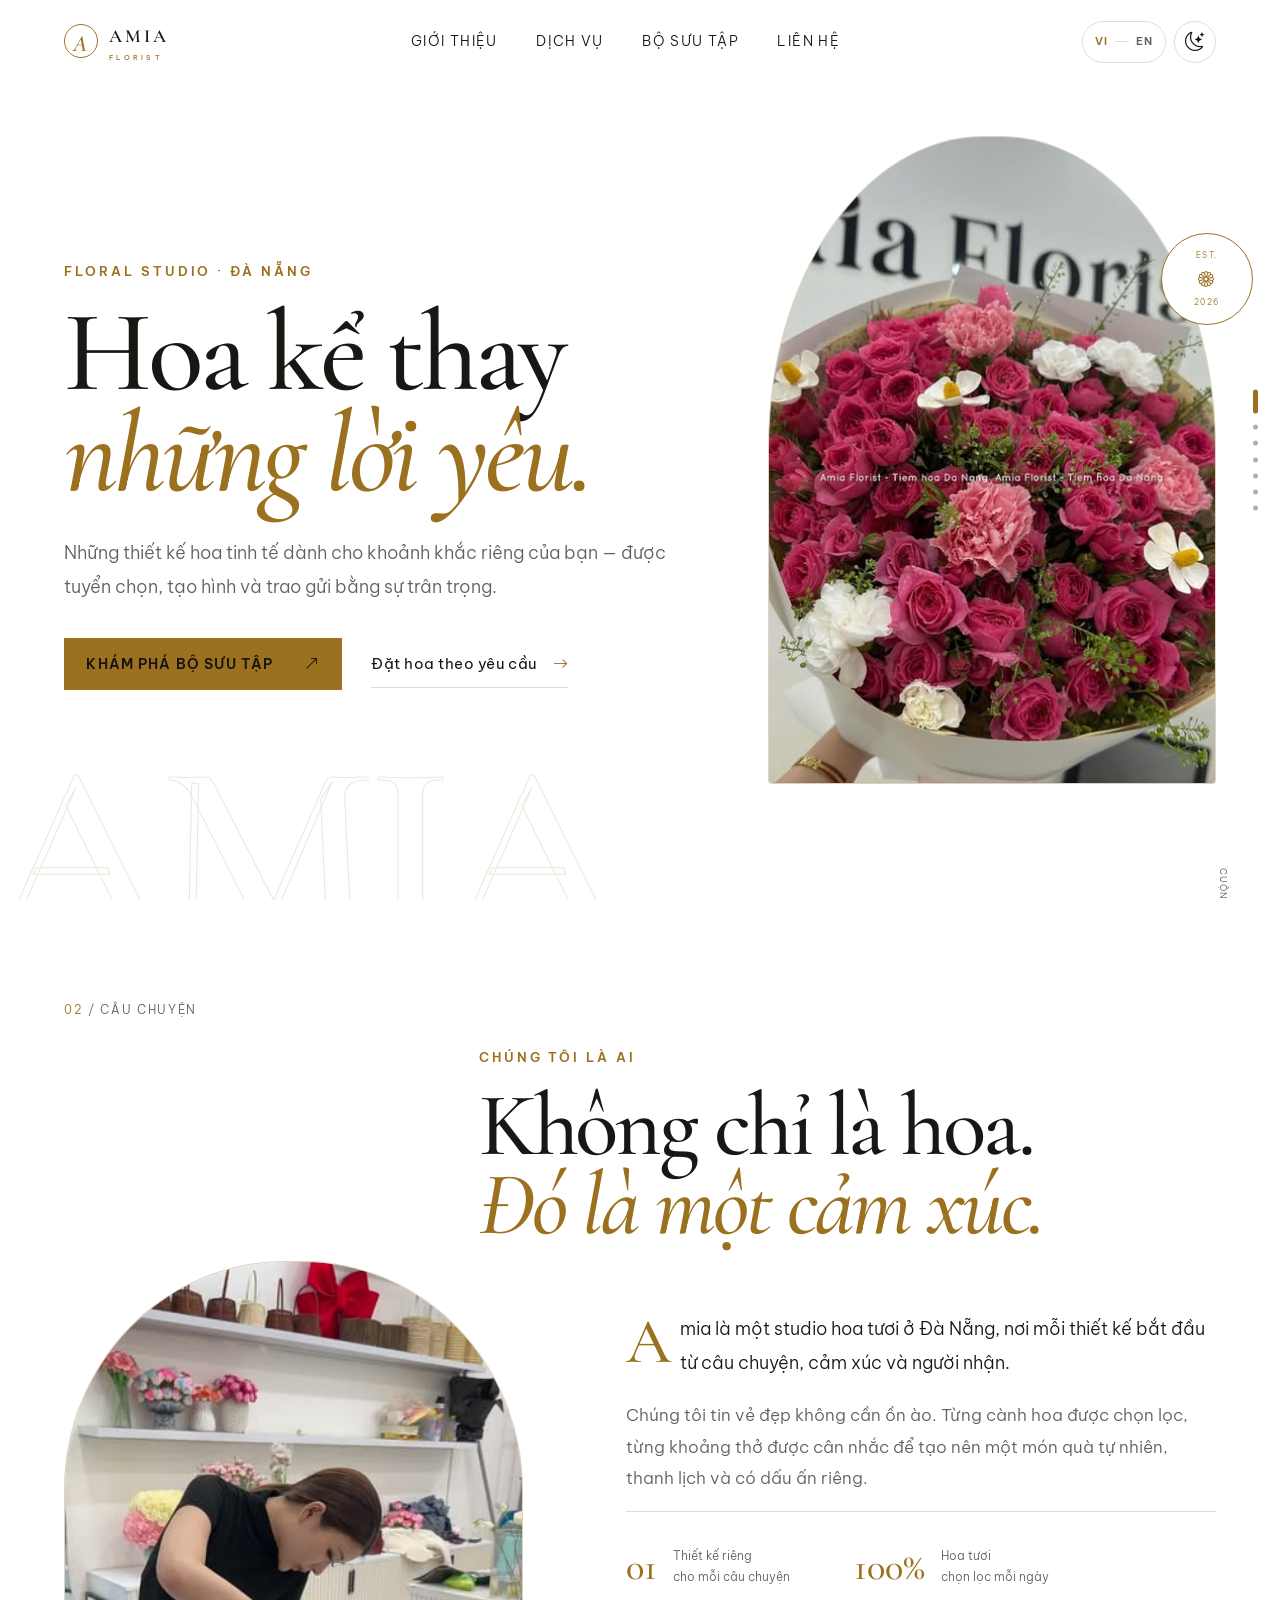
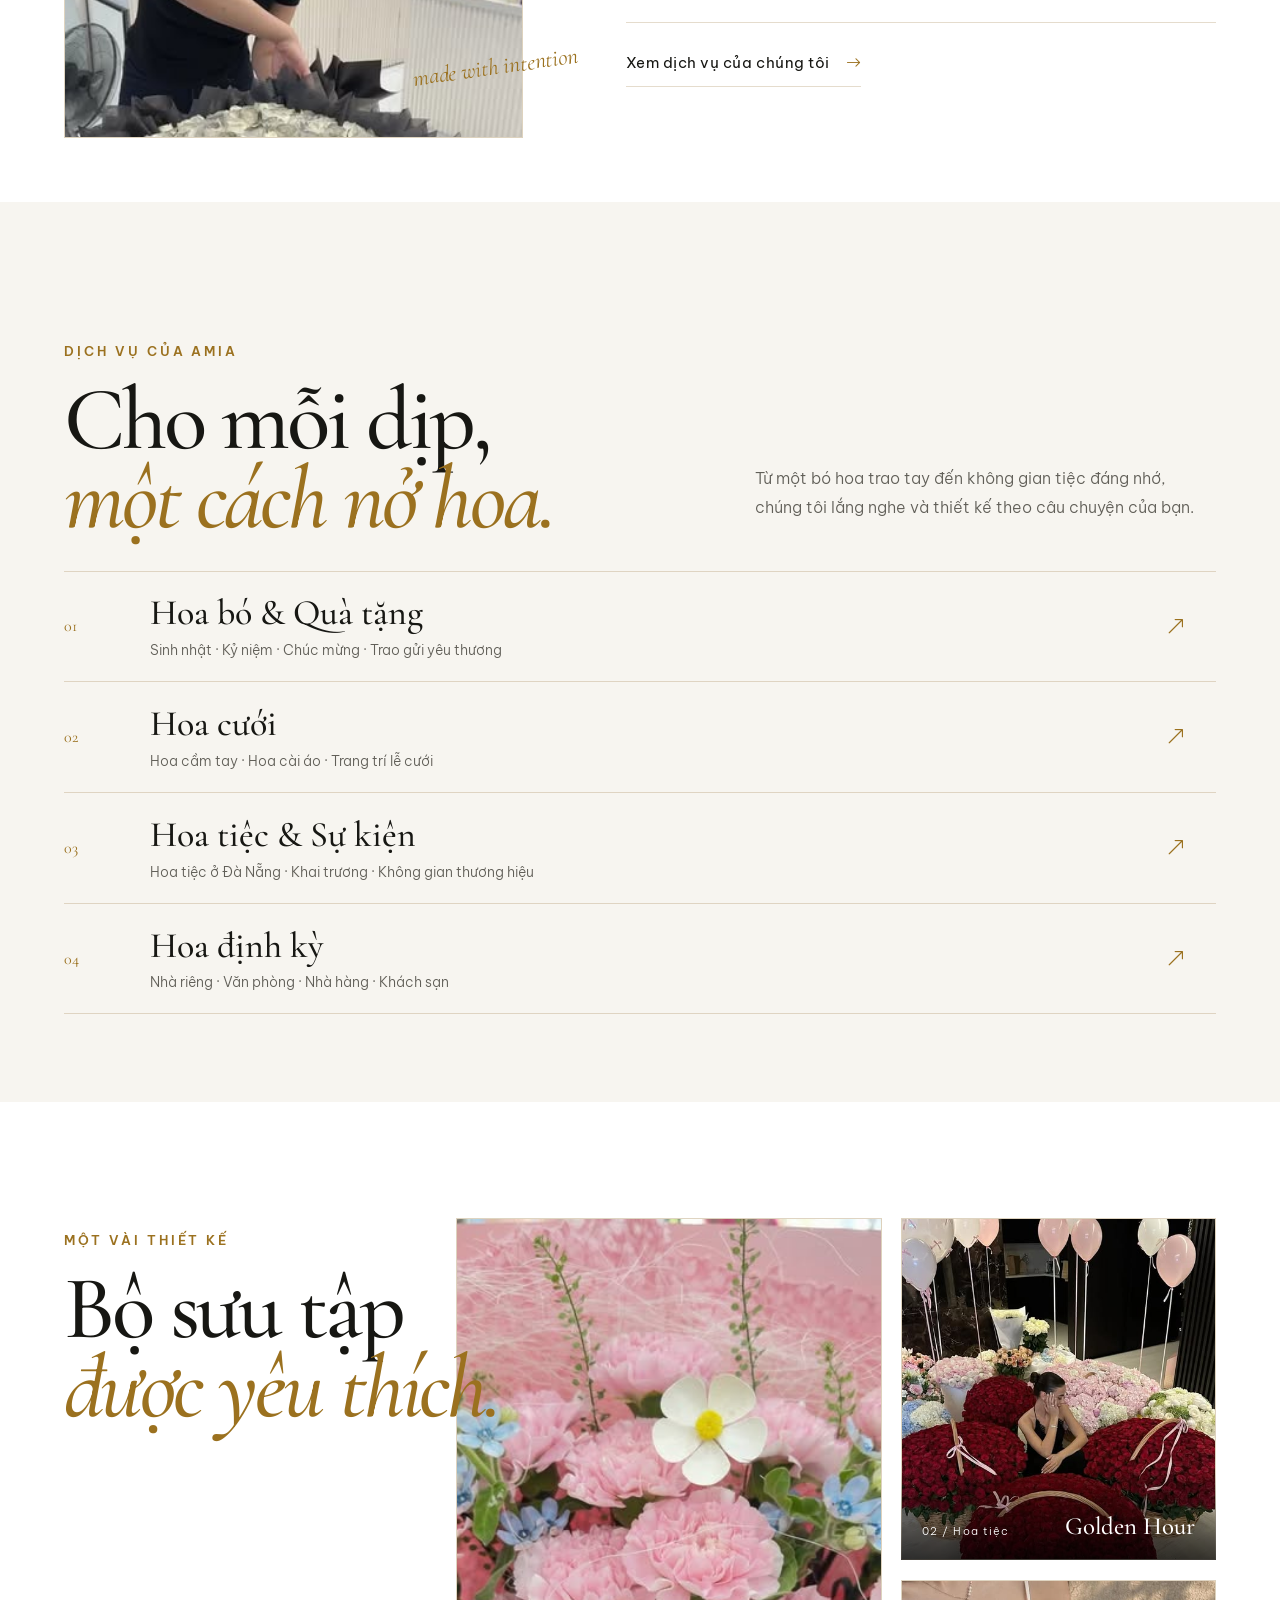
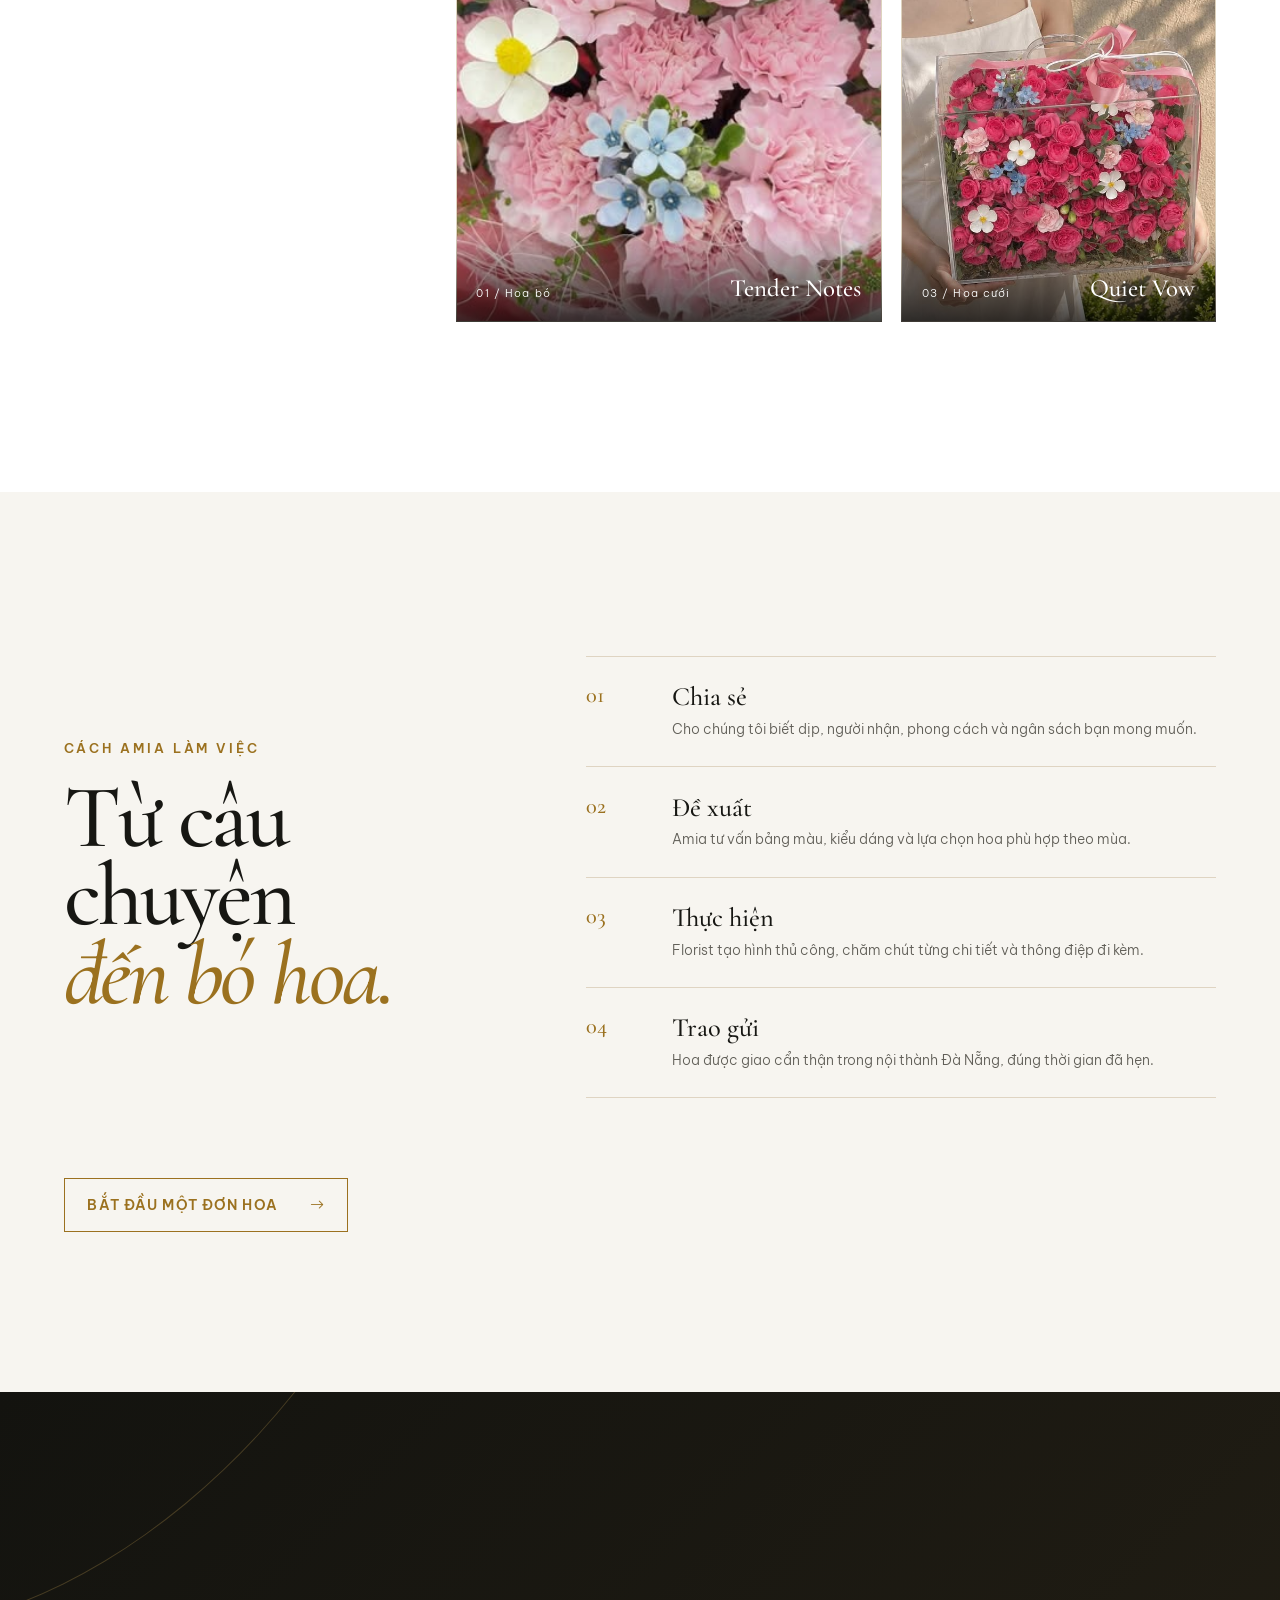
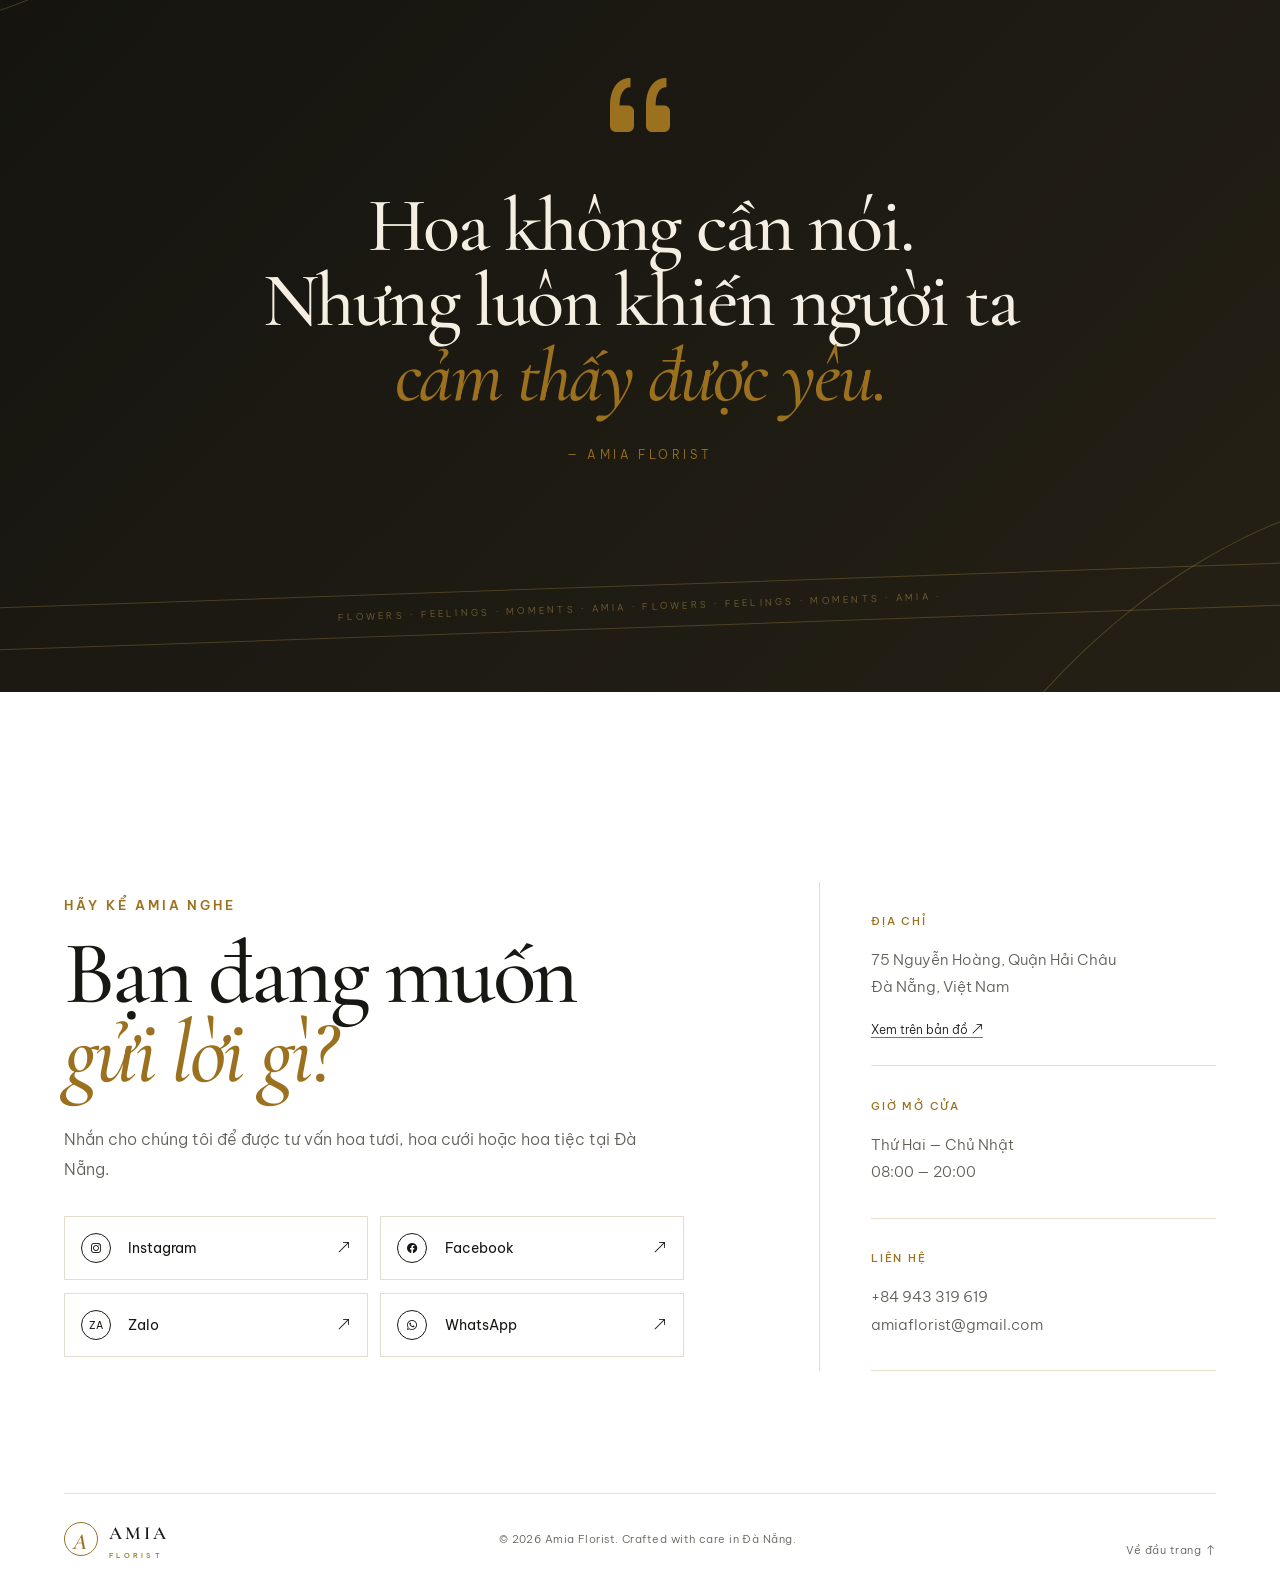
<file: index.html>
<!doctype html>
<html lang="vi" data-theme="dark">
  <head>
    <meta charset="UTF-8" />
    <meta name="viewport" content="width=device-width, initial-scale=1.0" />
    <title>Amia Florist | Shop hoa tươi Đà Nẵng & Hoa tiệc nghệ thuật</title>
    <meta
      name="description"
      content="Amia Florist — shop hoa tươi Đà Nẵng chuyên hoa bó, hoa chúc mừng, hoa cưới và hoa tiệc ở Đà Nẵng. Thiết kế hoa theo yêu cầu, giao tận nơi."
    />
    <meta
      name="keywords"
      content="shop hoa tươi Đà Nẵng, hoa tươi ở Đà Nẵng, hoa tiệc ở Đà Nẵng, hoa cưới Đà Nẵng, điện hoa Đà Nẵng"
    />
    <meta name="robots" content="index, follow" />
    <meta name="theme-color" content="#10100f" />
    <link rel="canonical" href="https://your-domain.vn/" />
    <meta property="og:type" content="website" />
    <meta property="og:locale" content="vi_VN" />
    <meta property="og:title" content="Amia Florist — Hoa kể thay lời" />
    <meta
      property="og:description"
      content="Hoa tươi và thiết kế hoa tiệc nghệ thuật tại Đà Nẵng."
    />
    <meta property="og:image" content="assets/og-cover.jpg" />
    <meta property="og:url" content="https://your-domain.vn/" />
    <link rel="preconnect" href="https://fonts.googleapis.com" />
    <link rel="preconnect" href="https://fonts.gstatic.com" crossorigin />
    <link
      href="https://fonts.googleapis.com/css2?family=Be+Vietnam+Pro:wght@300;400;500;600&family=Cormorant+Garamond:ital,wght@0,500;0,600;1,500&display=swap"
      rel="stylesheet"
    />
    <link rel="stylesheet" href="style.css" />
    <link rel="stylesheet" href="https://cdn.jsdelivr.net/npm/bootstrap-icons@1.11.3/font/bootstrap-icons.min.css" />
    <script type="application/ld+json">
      {
        "@context": "https://schema.org",
        "@type": "Florist",
        "name": "Amia Florist",
        "description": "Shop hoa tươi Đà Nẵng, thiết kế hoa bó, hoa cưới và hoa tiệc theo yêu cầu.",
        "url": "https://your-domain.vn/",
        "telephone": "+84-943-319-619",
        "email": "amiaflorist@gmail.com",
        "image": "https://your-domain.vn/assets/og-cover.jpg",
        "priceRange": "$$",
        "address": {
          "@type": "PostalAddress",
          "streetAddress": "75 Nguyễn Hoàng, Quận Hải Châu",
          "addressLocality": "Đà Nẵng",
          "addressCountry": "VN"
        },
        "areaServed": "Đà Nẵng",
        "sameAs": [
          "https://www.instagram.com/amia.florist",
          "https://www.facebook.com/share/18uGAQRao6/"
        ]
      }
    </script>
  </head>
  <body>
    <a class="skip-link" href="#main">Đi đến nội dung chính</a>

    <header class="site-header" aria-label="Điều hướng chính">
      <a class="brand" href="#home" aria-label="Amia Florist - Trang chủ">
        <span class="brand-mark" aria-hidden="true">A</span>
        <span>AMIA <small>FLORIST</small></span>
      </a>
      <nav class="desktop-nav" aria-label="Danh mục trang">
        <a href="#about">Giới thiệu</a>
        <a href="#services">Dịch vụ</a>
        <a href="collection.html">Bộ sưu tập</a>
        <a href="#contact">Liên hệ</a>
      </nav>
      <div class="header-actions">
        <button
          class="language-toggle"
          type="button"
          aria-label="Switch to English"
          title="English"
        >
          <span class="language-current">VI</span><i aria-hidden="true"></i
          ><span class="language-next">EN</span>
        </button>
        <button
          class="theme-toggle"
          type="button"
          aria-label="Chuyển sang giao diện sáng"
          title="Đổi giao diện"
        >
          <i class="bi bi-sun sun" aria-hidden="true"></i
          ><i class="bi bi-moon-stars moon" aria-hidden="true"></i>
        </button>
        <button
          class="menu-toggle"
          type="button"
          aria-label="Mở menu"
          aria-expanded="false"
        >
          <span></span><span></span>
        </button>
      </div>
    </header>

    <div class="mobile-menu" aria-hidden="true">
      <nav aria-label="Menu trên điện thoại">
        <a href="#home">Trang chủ</a><a href="#about">Giới thiệu</a
        ><a href="#services">Dịch vụ</a> <a href="collection.html">Bộ sưu tập</a
        ><a href="#message">Thông điệp</a><a href="#contact">Liên hệ</a>
      </nav>
    </div>

    <aside class="section-dots" aria-label="Điều hướng theo phần">
      <a href="#home" class="active" aria-label="Trang chủ"></a
      ><a href="#about" aria-label="Giới thiệu"></a>
      <a href="#services" aria-label="Dịch vụ"></a
      ><a href="#gallery" aria-label="Bộ sưu tập"></a>
      <a href="#process" aria-label="Quy trình"></a
      ><a href="#message" aria-label="Thông điệp"></a>
      <a href="#contact" aria-label="Liên hệ"></a>
    </aside>

    <main id="main">
      <section class="panel hero" id="home" data-section="01">
        <div class="hero-copy reveal">
          <p class="eyebrow">FLORAL STUDIO · ĐÀ NẴNG</p>
          <h1>Hoa kể thay<br /><em>những lời yêu.</em></h1>
          <p class="lead">
            Những thiết kế hoa tinh tế dành cho khoảnh khắc riêng của bạn — được
            tuyển chọn, tạo hình và trao gửi bằng sự trân trọng.
          </p>
          <div class="hero-actions">
            <a class="button button-primary" href="collection.html"
              >Khám phá bộ sưu tập <span><i class="bi bi-arrow-up-right"></i></span></a
            >
            <a class="text-link" href="#contact"
              >Đặt hoa theo yêu cầu <span><i class="bi bi-arrow-right"></i></span></a
            >
          </div>
        </div>
        <div
          class="hero-visual reveal delay-1"
          aria-label="Vị trí ảnh hoa chủ đạo"
        >
          <!-- Thay background-image trong CSS hoặc thêm <img src="assets/hero.jpg" alt="..."> tại đây -->
          <div class="image-placeholder hero-image has-photo">
            <img src="assets/instagram/bouquet-02.jpg" alt="Bó hoa hồng đỏ hồng thiết kế bởi Amia Florist Đà Nẵng" loading="eager" />
          </div>
          <div class="orbit-text" aria-hidden="true">
          <span>EST.</span><b><i class="bi bi-flower1"></i></b><span>2026</span>
          </div>
        </div>
        <div class="scroll-cue" aria-hidden="true">
          <span>Cuộn để khám phá</span><i></i>
        </div>
        <span class="giant-word" aria-hidden="true">AMIA</span>
      </section>

      <section class="panel about" id="about" data-section="02">
        <div class="section-index reveal"><span>02</span> / CÂU CHUYỆN</div>
        <div class="about-heading reveal">
          <p class="eyebrow">CHÚNG TÔI LÀ AI</p>
          <h2>Không chỉ là hoa.<br /><em>Đó là một cảm xúc.</em></h2>
        </div>
        <div class="about-grid">
          <div class="about-art reveal">
            <div class="image-placeholder portrait has-photo">
              <img src="assets/instagram/space-01.jpg" alt="Florist Amia đang hoàn thiện bó hoa tại studio Đà Nẵng" loading="lazy" />
            </div>
            <span class="hand-note">made with intention</span>
          </div>
          <div class="about-copy reveal delay-1">
            <p class="dropcap">
              Amia là một studio hoa tươi ở Đà Nẵng, nơi mỗi thiết kế bắt đầu từ
              câu chuyện, cảm xúc và người nhận.
            </p>
            <p>
              Chúng tôi tin vẻ đẹp không cần ồn ào. Từng cành hoa được chọn lọc,
              từng khoảng thở được cân nhắc để tạo nên một món quà tự nhiên,
              thanh lịch và có dấu ấn riêng.
            </p>
            <div class="stats" aria-label="Thông tin nổi bật">
              <div>
                <strong>01</strong
                ><span>Thiết kế riêng<br />cho mỗi câu chuyện</span>
              </div>
              <div>
                <strong>100%</strong
                ><span>Hoa tươi<br />chọn lọc mỗi ngày</span>
              </div>
            </div>
            <a class="text-link" href="#services"
              >Xem dịch vụ của chúng tôi <span><i class="bi bi-arrow-right"></i></span></a
            >
          </div>
        </div>
      </section>

      <section class="panel services" id="services" data-section="03">
        <div class="section-intro reveal">
          <div>
            <p class="eyebrow">DỊCH VỤ CỦA AMIA</p>
            <h2>Cho mỗi dịp,<br /><em>một cách nở hoa.</em></h2>
          </div>
          <p>
            Từ một bó hoa trao tay đến không gian tiệc đáng nhớ, chúng tôi lắng
            nghe và thiết kế theo câu chuyện của bạn.
          </p>
        </div>
        <div class="service-list">
          <a class="service-item reveal" href="collection.html#bouquets">
            <span class="service-number">01</span>
            <div>
              <h3>Hoa bó & Quà tặng</h3>
              <p>Sinh nhật · Kỷ niệm · Chúc mừng · Trao gửi yêu thương</p>
            </div>
            <span class="service-arrow"><i class="bi bi-arrow-up-right"></i></span>
          </a>
          <a class="service-item reveal" href="collection.html#wedding">
            <span class="service-number">02</span>
            <div>
              <h3>Hoa cưới</h3>
              <p>Hoa cầm tay · Hoa cài áo · Trang trí lễ cưới</p>
            </div>
            <span class="service-arrow"><i class="bi bi-arrow-up-right"></i></span>
          </a>
          <a class="service-item reveal" href="collection.html#events">
            <span class="service-number">03</span>
            <div>
              <h3>Hoa tiệc & Sự kiện</h3>
              <p>Hoa tiệc ở Đà Nẵng · Khai trương · Không gian thương hiệu</p>
            </div>
            <span class="service-arrow"><i class="bi bi-arrow-up-right"></i></span>
          </a>
          <a class="service-item reveal" href="collection.html#subscription">
            <span class="service-number">04</span>
            <div>
              <h3>Hoa định kỳ</h3>
              <p>Nhà riêng · Văn phòng · Nhà hàng · Khách sạn</p>
            </div>
            <span class="service-arrow"><i class="bi bi-arrow-up-right"></i></span>
          </a>
        </div>
      </section>

      <section class="panel gallery" id="gallery" data-section="04">
        <div class="gallery-heading reveal">
          <p class="eyebrow">MỘT VÀI THIẾT KẾ</p>
          <h2>Bộ sưu tập<br /><em>được yêu thích.</em></h2>
        </div>
        <div class="gallery-grid">
          <figure
            class="gallery-card card-tall reveal"
            onclick="location.href = 'collection.html#bouquets'"
            role="link"
            tabindex="0"
          >
            <div class="image-placeholder has-photo">
              <img src="assets/instagram/bouquet-03.jpg" alt="Bó hoa cẩm chướng hồng phong cách dịu dàng" loading="lazy" />
            </div>
            <figcaption>
              <span>01 / Hoa bó</span><strong>Tender Notes</strong>
            </figcaption>
          </figure>
          <figure
            class="gallery-card reveal delay-1"
            onclick="location.href = 'collection.html#events'"
            role="link"
            tabindex="0"
          >
            <div class="image-placeholder has-photo">
              <img src="assets/instagram/detail-01.jpg" alt="Trang trí hoa hồng quy mô lớn cho dịp đặc biệt" loading="lazy" />
            </div>
            <figcaption>
              <span>02 / Hoa tiệc</span><strong>Golden Hour</strong>
            </figcaption>
          </figure>
          <figure
            class="gallery-card reveal delay-2"
            onclick="location.href = 'collection.html#wedding'"
            role="link"
            tabindex="0"
          >
            <div class="image-placeholder has-photo">
              <img src="assets/instagram/event-02.jpg" alt="Hộp hoa acrylic hồng và xanh thiết kế bởi Amia Florist" loading="lazy" />
            </div>
            <figcaption>
              <span>03 / Hoa cưới</span><strong>Quiet Vow</strong>
            </figcaption>
          </figure>
        </div>
      </section>

      <section class="panel process" id="process" data-section="05">
        <div class="process-title reveal">
          <p class="eyebrow">CÁCH AMIA LÀM VIỆC</p>
          <h2>Từ câu chuyện<br /><em>đến bó hoa.</em></h2>
        </div>
        <ol class="process-steps">
          <li class="reveal">
            <span>01</span>
            <div>
              <h3>Chia sẻ</h3>
              <p>
                Cho chúng tôi biết dịp, người nhận, phong cách và ngân sách bạn
                mong muốn.
              </p>
            </div>
          </li>
          <li class="reveal delay-1">
            <span>02</span>
            <div>
              <h3>Đề xuất</h3>
              <p>
                Amia tư vấn bảng màu, kiểu dáng và lựa chọn hoa phù hợp theo
                mùa.
              </p>
            </div>
          </li>
          <li class="reveal delay-2">
            <span>03</span>
            <div>
              <h3>Thực hiện</h3>
              <p>
                Florist tạo hình thủ công, chăm chút từng chi tiết và thông điệp
                đi kèm.
              </p>
            </div>
          </li>
          <li class="reveal delay-3">
            <span>04</span>
            <div>
              <h3>Trao gửi</h3>
              <p>
                Hoa được giao cẩn thận trong nội thành Đà Nẵng, đúng thời gian
                đã hẹn.
              </p>
            </div>
          </li>
        </ol>
        <a class="button button-outline reveal" href="#contact"
          >Bắt đầu một đơn hoa <span><i class="bi bi-arrow-right"></i></span></a
        >
      </section>

      <section class="panel manifesto" id="message" data-section="06">
        <div class="petal petal-one" aria-hidden="true"></div>
        <div class="petal petal-two" aria-hidden="true"></div>
        <div class="manifesto-inner reveal">
          <span class="quote-mark"><i class="bi bi-quote"></i></span>
          <blockquote>
            Hoa không cần nói.<br />Nhưng luôn khiến người ta<br /><em
              >cảm thấy được yêu.</em
            >
          </blockquote>
          <p>— AMIA FLORIST</p>
        </div>
        <div class="manifesto-strip" aria-hidden="true">
          <span
            >FLOWERS · FEELINGS · MOMENTS · AMIA · FLOWERS · FEELINGS · MOMENTS
            · AMIA ·</span
          >
        </div>
      </section>

      <section class="panel contact" id="contact" data-section="07">
        <div class="contact-main reveal">
          <p class="eyebrow">HÃY KỂ AMIA NGHE</p>
          <h2>Bạn đang muốn<br /><em>gửi lời gì?</em></h2>
          <p>
            Nhắn cho chúng tôi để được tư vấn hoa tươi, hoa cưới hoặc hoa tiệc
            tại Đà Nẵng.
          </p>
          <div class="social-links" aria-label="Kênh liên hệ">
            <!-- Thay các đường dẫn tài khoản thật tại đây -->
            <a
              href="https://www.instagram.com/amia.florist?cplk=amdqajY4cTRlZng3"
              target="_blank"
              rel="noopener"
              aria-label="Instagram Amia Florist"
              ><span><i class="bi bi-instagram"></i></span>Instagram<i class="bi bi-arrow-up-right"></i></a
            >
            <a
              href="https://www.facebook.com/share/18uGAQRao6/?mibextid=wwXIfr"
              target="_blank"
              rel="noopener"
              aria-label="Facebook Amia Florist"
              ><span><i class="bi bi-facebook"></i></span>Facebook<i class="bi bi-arrow-up-right"></i></a
            >
            <a
              href="https://zalo.me/84943319619"
              target="_blank"
              rel="noopener"
              aria-label="Zalo Amia Florist"
              ><span>ZA</span>Zalo<i class="bi bi-arrow-up-right"></i></a
            >
            <a
              href="https://wa.me/84943319619"
              target="_blank"
              rel="noopener"
              aria-label="WhatsApp Amia Florist"
              ><span><i class="bi bi-whatsapp"></i></span>WhatsApp<i class="bi bi-arrow-up-right"></i></a
            >
          </div>
        </div>
        <div class="contact-info reveal delay-1">
          <div>
            <span>ĐỊA CHỈ</span>
            <p>75 Nguyễn Hoàng, Quận Hải Châu<br />Đà Nẵng, Việt Nam</p>
            <a
              href="https://maps.app.goo.gl/hYWc3en39EAPgwBWA"
              target="_blank"
              rel="noopener"
              >Xem trên bản đồ <i class="bi bi-arrow-up-right"></i></a
            >
          </div>
          <div>
            <span>GIỜ MỞ CỬA</span>
            <p>Thứ Hai — Chủ Nhật<br />08:00 — 20:00</p>
          </div>
          <div>
            <span>LIÊN HỆ</span>
            <p>
              <a href="tel:+84943319619">+84 943 319 619</a><br /><a
                href="mailto:amiaflorist@gmail.com"
                >amiaflorist@gmail.com</a
              >
            </p>
          </div>
        </div>
        <footer>
          <a class="brand footer-brand" href="#home"
            ><span class="brand-mark">A</span
            ><span>AMIA <small>FLORIST</small></span></a
          >
          <p>
            © <span id="year"></span> Amia Florist. Crafted with care in Đà
            Nẵng.
          </p>
          <a href="#home">Về đầu trang <i class="bi bi-arrow-up"></i></a>
        </footer>
      </section>
    </main>

    <script src="script.js"></script>
  </body>
</html>
</file>
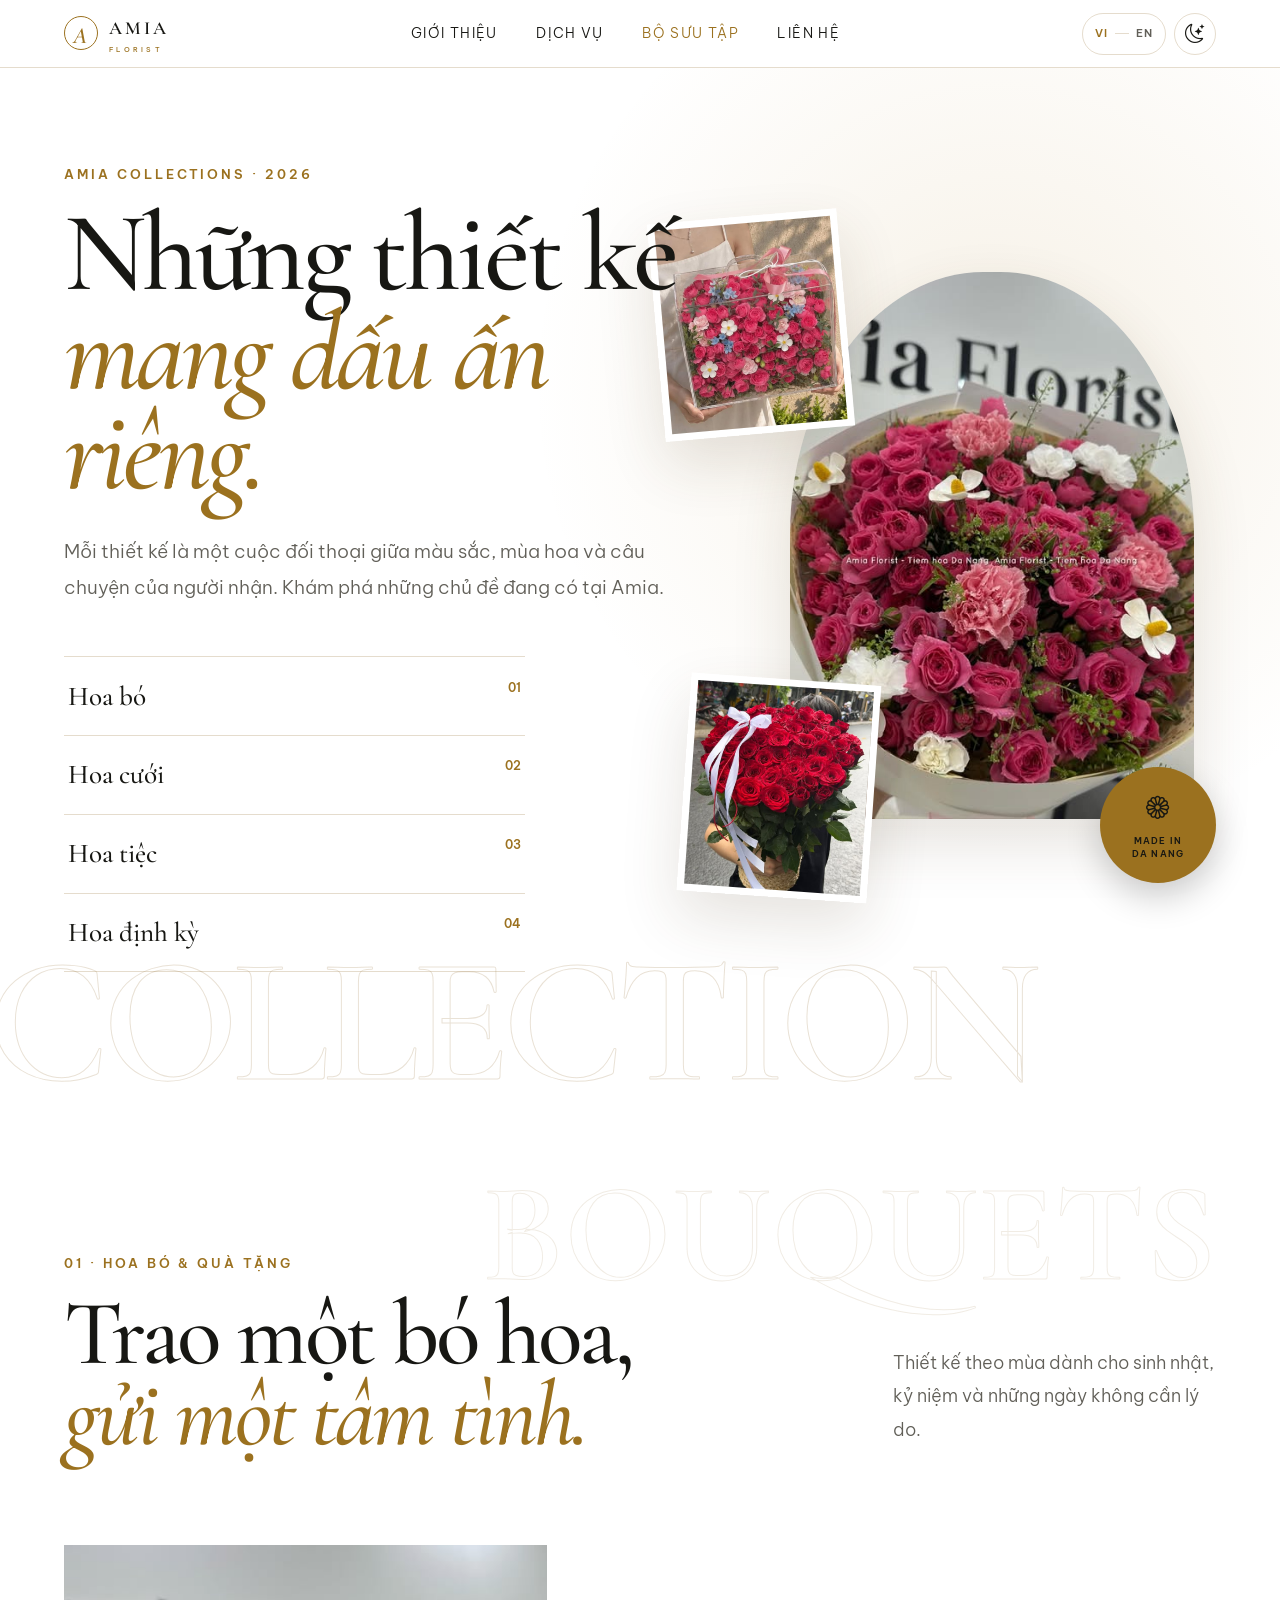
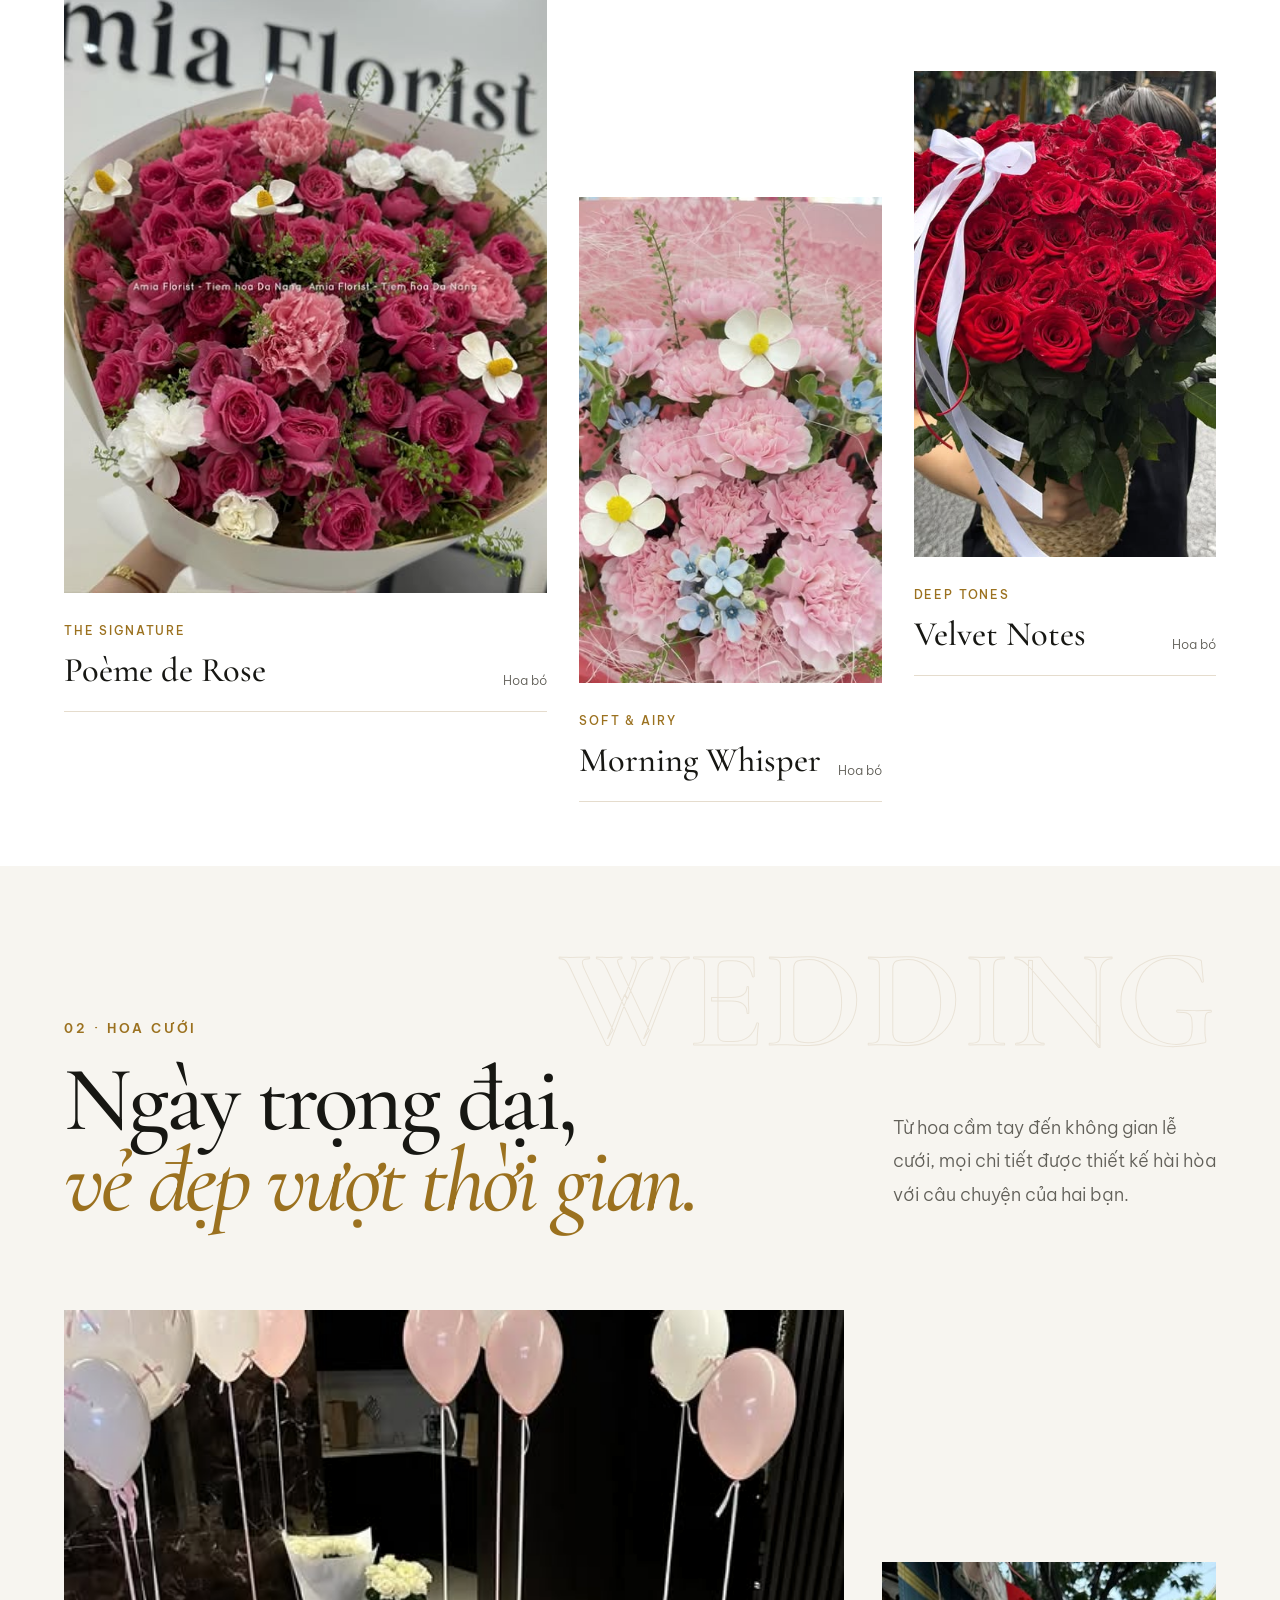
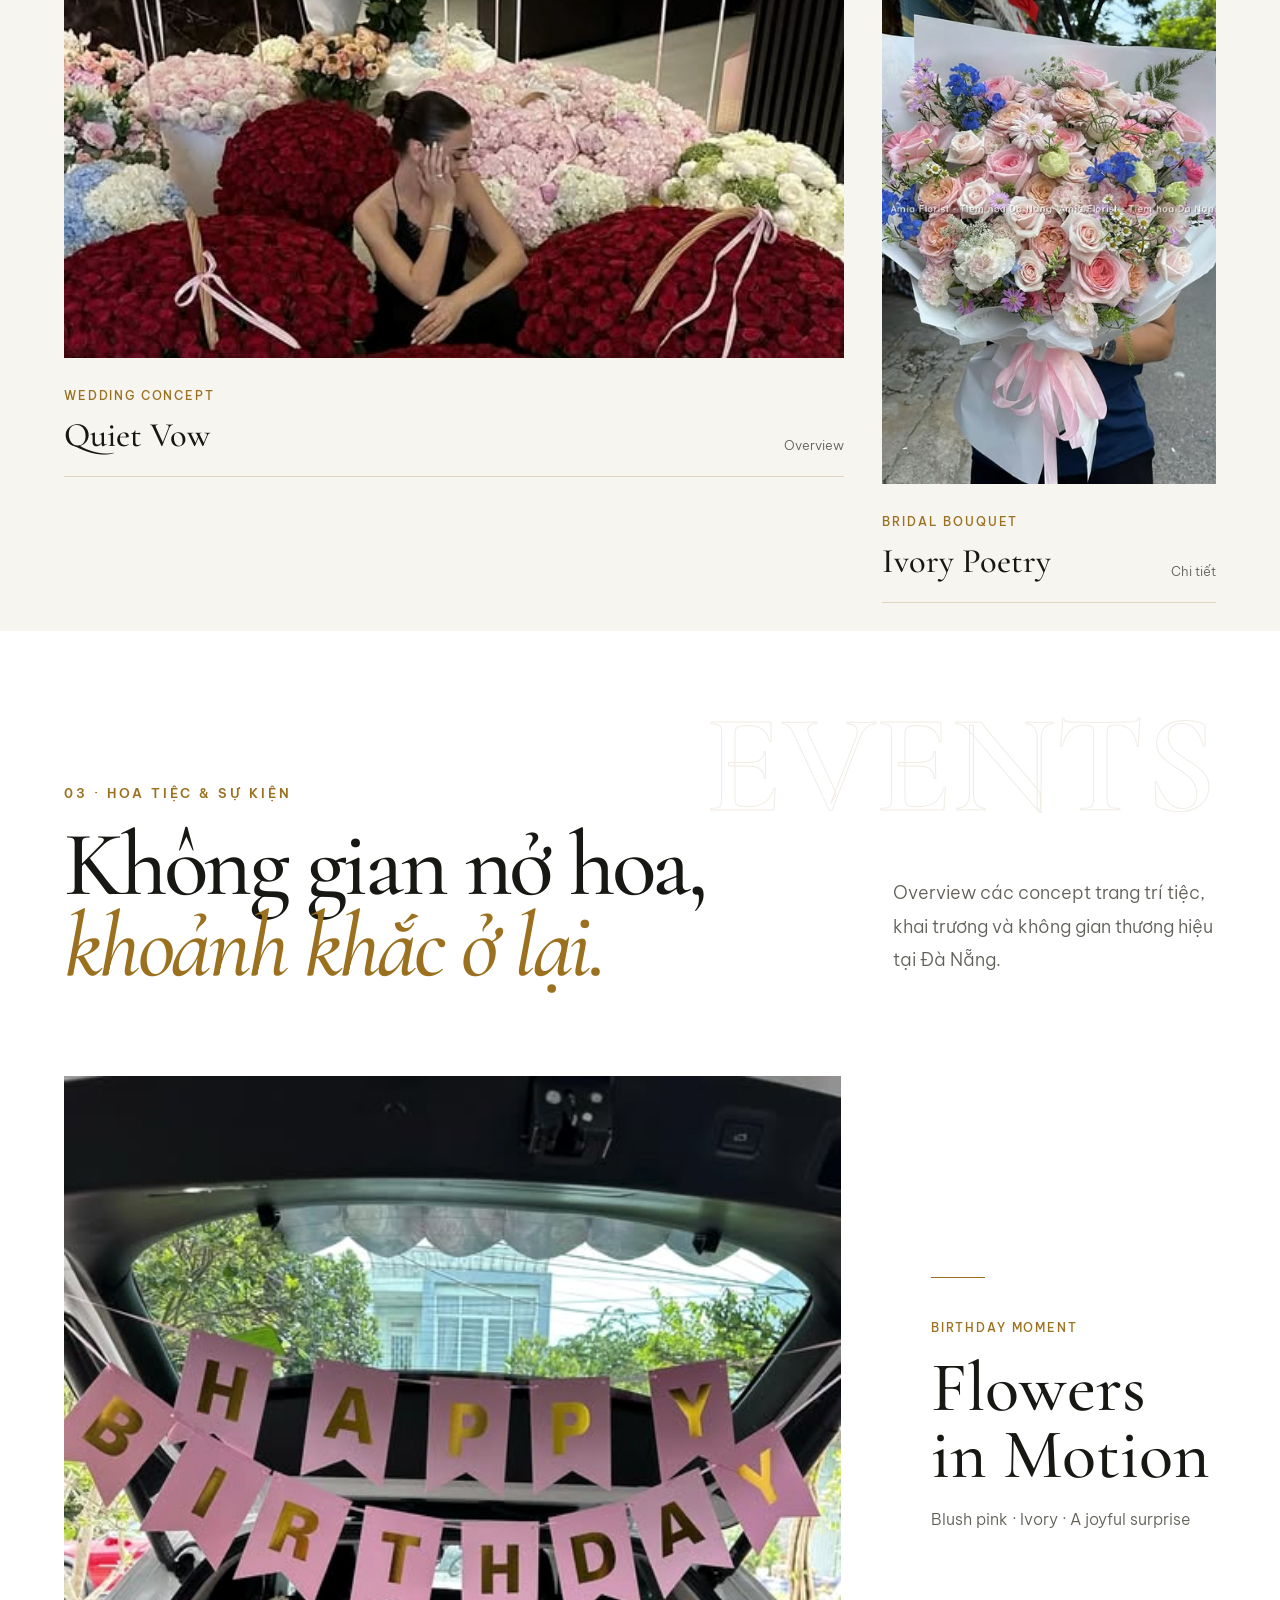
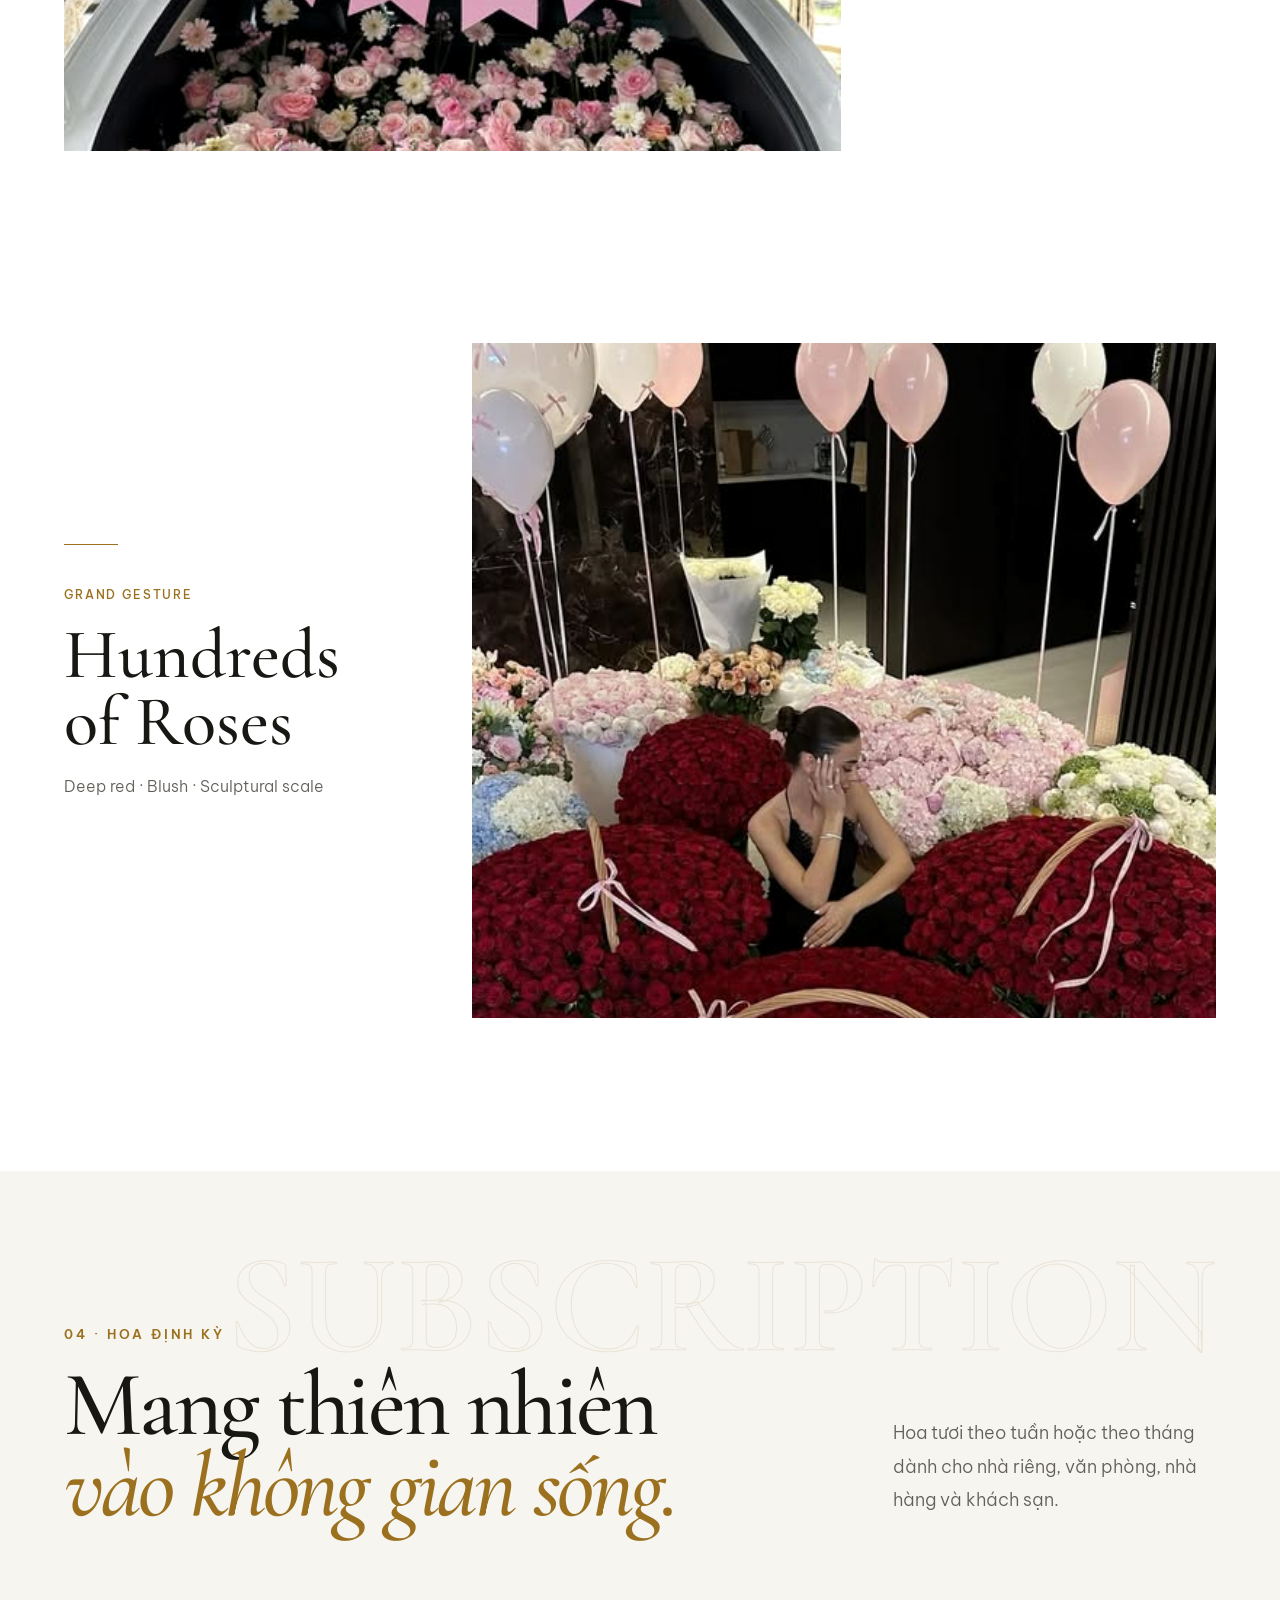
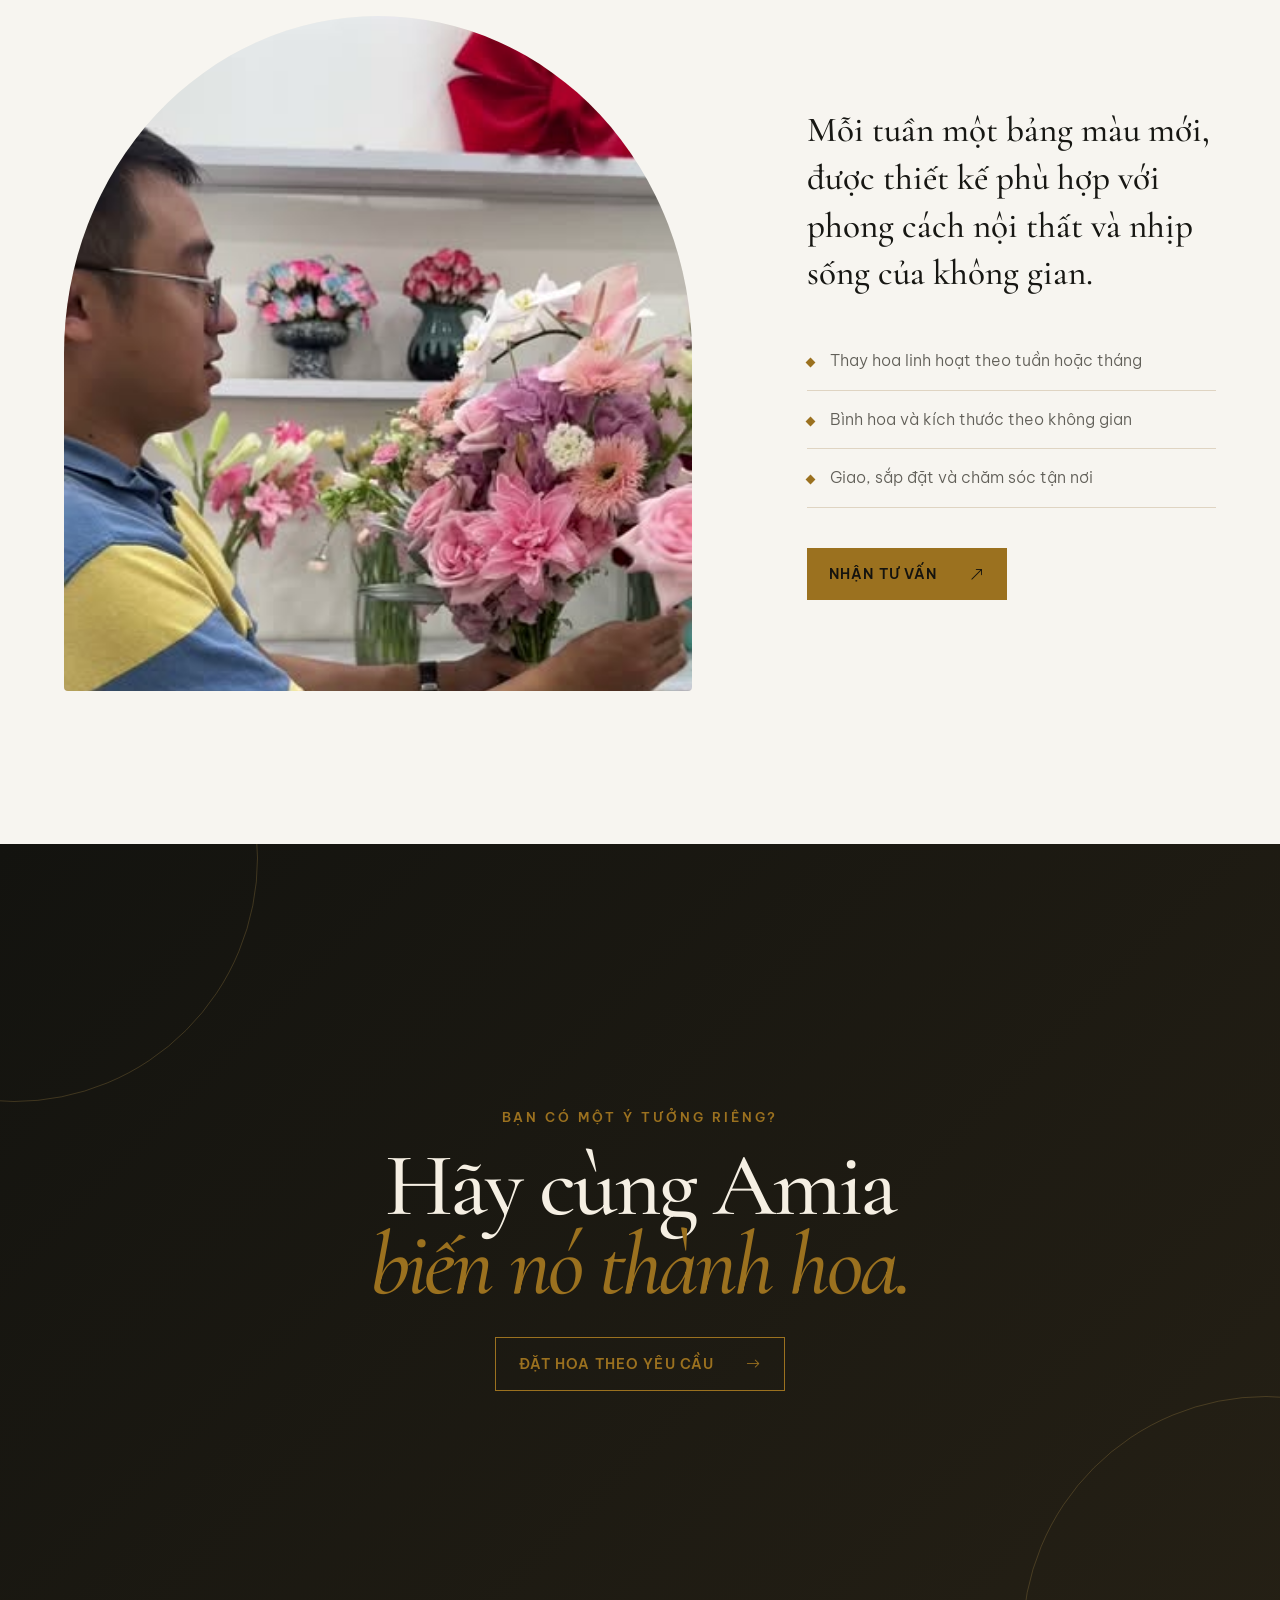
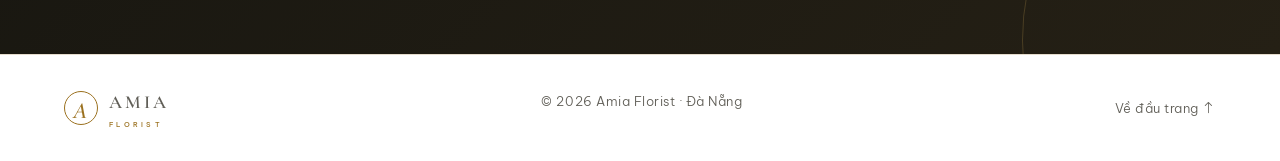
<file: collection.html>
<!doctype html>
<html lang="vi" data-theme="dark">
<head>
  <meta charset="UTF-8">
  <meta name="viewport" content="width=device-width, initial-scale=1.0">
  <title>Bộ sưu tập hoa | Amia Florist Đà Nẵng</title>
  <meta name="description" content="Khám phá bộ sưu tập hoa bó, hoa cưới, hoa tiệc và trang trí sự kiện của Amia Florist tại Đà Nẵng.">
  <meta name="robots" content="index, follow">
  <link rel="canonical" href="https://your-domain.vn/collection.html">
  <link rel="preconnect" href="https://fonts.googleapis.com">
  <link rel="preconnect" href="https://fonts.gstatic.com" crossorigin>
  <link href="https://fonts.googleapis.com/css2?family=Be+Vietnam+Pro:wght@300;400;500;600&family=Cormorant+Garamond:ital,wght@0,500;0,600;1,500&display=swap" rel="stylesheet">
  <link rel="stylesheet" href="style.css">
  <link rel="stylesheet" href="collection.css">
  <link rel="stylesheet" href="https://cdn.jsdelivr.net/npm/bootstrap-icons@1.11.3/font/bootstrap-icons.min.css">
</head>
<body class="collection-page">
  <a class="skip-link" href="#collection-main">Đi đến nội dung chính</a>
  <header class="site-header scrolled">
    <a class="brand" href="index.html" aria-label="Amia Florist - Trang chủ"><span class="brand-mark">A</span><span>AMIA <small>FLORIST</small></span></a>
    <nav class="desktop-nav" aria-label="Danh mục trang">
      <a href="index.html#about">Giới thiệu</a><a href="index.html#services">Dịch vụ</a>
      <a class="nav-active" href="#collection-main">Bộ sưu tập</a><a href="index.html#contact">Liên hệ</a>
    </nav>
    <div class="header-actions">
      <button class="language-toggle" type="button" aria-label="Switch to English" title="English"><span class="language-current">VI</span><i></i><span class="language-next">EN</span></button>
      <button class="theme-toggle" type="button" aria-label="Chuyển sang giao diện sáng"><i class="bi bi-sun sun"></i><i class="bi bi-moon-stars moon"></i></button>
      <button class="menu-toggle" type="button" aria-label="Mở menu" aria-expanded="false"><span></span><span></span></button>
    </div>
  </header>
  <div class="mobile-menu" aria-hidden="true"><nav><a href="index.html">Trang chủ</a><a href="#bouquets">Hoa bó</a><a href="#wedding">Hoa cưới</a><a href="#events">Hoa tiệc</a><a href="#subscription">Hoa định kỳ</a><a href="index.html#contact">Liên hệ</a></nav></div>

  <main id="collection-main">
    <section class="collection-hero">
      <div class="collection-hero-copy reveal">
        <p class="eyebrow">AMIA COLLECTIONS · 2026</p>
        <h1>Những thiết kế<br><em>mang dấu ấn riêng.</em></h1>
        <p>Mỗi thiết kế là một cuộc đối thoại giữa màu sắc, mùa hoa và câu chuyện của người nhận. Khám phá những chủ đề đang có tại Amia.</p>
      </div>
      <nav class="collection-tabs reveal delay-1" aria-label="Chủ đề bộ sưu tập">
        <a href="#bouquets">Hoa bó <span>01</span></a><a href="#wedding">Hoa cưới <span>02</span></a><a href="#events">Hoa tiệc <span>03</span></a><a href="#subscription">Hoa định kỳ <span>04</span></a>
      </nav>
      <div class="hero-collage" aria-hidden="true">
        <img src="assets/instagram/bouquet-02.jpg" alt="" class="collage-main" />
        <img src="assets/instagram/event-02.jpg" alt="" class="collage-small collage-top" />
        <img src="assets/instagram/space-02.jpg" alt="" class="collage-small collage-bottom" />
        <span class="collage-seal"><i class="bi bi-flower1"></i><small>MADE IN<br>DA NANG</small></span>
      </div>
      <span class="giant-word">COLLECTION</span>
    </section>

    <section class="collection-section" id="bouquets">
      <header class="collection-heading reveal"><div><p class="eyebrow">01 · HOA BÓ & QUÀ TẶNG</p><h2>Trao một bó hoa,<br><em>gửi một tâm tình.</em></h2></div><p>Thiết kế theo mùa dành cho sinh nhật, kỷ niệm và những ngày không cần lý do.</p></header>
      <div class="product-grid product-grid-featured">
        <article class="product-card product-large reveal"><div class="image-placeholder has-photo"><img src="assets/instagram/bouquet-02.jpg" alt="Bó hoa hồng đỏ hồng Poème de Rose" loading="lazy"></div><div class="product-meta"><div><small>THE SIGNATURE</small><h3>Poème de Rose</h3></div><span>Hoa bó</span></div></article>
        <article class="product-card reveal delay-1"><div class="image-placeholder has-photo"><img src="assets/instagram/bouquet-03.jpg" alt="Bó hoa cẩm chướng hồng Morning Whisper" loading="lazy"></div><div class="product-meta"><div><small>SOFT & AIRY</small><h3>Morning Whisper</h3></div><span>Hoa bó</span></div></article>
        <article class="product-card reveal delay-2"><div class="image-placeholder has-photo"><img src="assets/instagram/space-02.jpg" alt="Bó hoa hồng đỏ Velvet Notes" loading="lazy"></div><div class="product-meta"><div><small>DEEP TONES</small><h3>Velvet Notes</h3></div><span>Hoa bó</span></div></article>
      </div>
    </section>

    <section class="collection-section collection-soft" id="wedding">
      <header class="collection-heading reveal"><div><p class="eyebrow">02 · HOA CƯỚI</p><h2>Ngày trọng đại,<br><em>vẻ đẹp vượt thời gian.</em></h2></div><p>Từ hoa cầm tay đến không gian lễ cưới, mọi chi tiết được thiết kế hài hòa với câu chuyện của hai bạn.</p></header>
      <div class="editorial-grid">
        <article class="product-card editorial-wide reveal"><div class="image-placeholder has-photo"><img src="assets/instagram/detail-01.jpg" alt="Không gian hoa hồng quy mô lớn cho ngày trọng đại" loading="lazy"></div><div class="product-meta"><div><small>WEDDING CONCEPT</small><h3>Quiet Vow</h3></div><span>Overview</span></div></article>
        <article class="product-card reveal delay-1"><div class="image-placeholder has-photo"><img src="assets/instagram/wedding-01.jpg" alt="Bó hoa cô dâu tông hồng xanh Ivory Poetry" loading="lazy"></div><div class="product-meta"><div><small>BRIDAL BOUQUET</small><h3>Ivory Poetry</h3></div><span>Chi tiết</span></div></article>
      </div>
    </section>

    <section class="collection-section" id="events">
      <header class="collection-heading reveal"><div><p class="eyebrow">03 · HOA TIỆC & SỰ KIỆN</p><h2>Không gian nở hoa,<br><em>khoảnh khắc ở lại.</em></h2></div><p>Overview các concept trang trí tiệc, khai trương và không gian thương hiệu tại Đà Nẵng.</p></header>
      <div class="event-showcase">
        <article class="event-card reveal"><div class="image-placeholder has-photo"><img src="assets/instagram/bouquet-01.jpg" alt="Trang trí cốp xe sinh nhật bằng hoa hồng tươi" loading="lazy"></div><div><small>BIRTHDAY MOMENT</small><h3>Flowers in Motion</h3><p>Blush pink · Ivory · A joyful surprise</p></div></article>
        <article class="event-card reverse reveal"><div class="image-placeholder has-photo"><img src="assets/instagram/detail-01.jpg" alt="Không gian sự kiện với những giỏ hoa hồng đỏ lớn" loading="lazy"></div><div><small>GRAND GESTURE</small><h3>Hundreds of Roses</h3><p>Deep red · Blush · Sculptural scale</p></div></article>
      </div>
    </section>

    <section class="collection-section collection-soft" id="subscription">
      <header class="collection-heading reveal"><div><p class="eyebrow">04 · HOA ĐỊNH KỲ</p><h2>Mang thiên nhiên<br><em>vào không gian sống.</em></h2></div><p>Hoa tươi theo tuần hoặc theo tháng dành cho nhà riêng, văn phòng, nhà hàng và khách sạn.</p></header>
      <div class="subscription-grid">
        <div class="image-placeholder has-photo reveal"><img src="assets/instagram/detail-02.jpg" alt="Florist Amia tạo dáng bó hoa tươi tại studio" loading="lazy"></div>
        <div class="subscription-copy reveal delay-1"><p>Mỗi tuần một bảng màu mới, được thiết kế phù hợp với phong cách nội thất và nhịp sống của không gian.</p><ul><li>Thay hoa linh hoạt theo tuần hoặc tháng</li><li>Bình hoa và kích thước theo không gian</li><li>Giao, sắp đặt và chăm sóc tận nơi</li></ul><a class="button button-primary" href="index.html#contact">Nhận tư vấn <span><i class="bi bi-arrow-up-right"></i></span></a></div>
      </div>
    </section>

    <section class="collection-cta">
      <p class="eyebrow">BẠN CÓ MỘT Ý TƯỞNG RIÊNG?</p><h2>Hãy cùng Amia<br><em>biến nó thành hoa.</em></h2><a class="button button-outline" href="index.html#contact">Đặt hoa theo yêu cầu <span><i class="bi bi-arrow-right"></i></span></a>
    </section>
  </main>
  <footer class="collection-footer"><a class="brand" href="index.html"><span class="brand-mark">A</span><span>AMIA <small>FLORIST</small></span></a><p>© <span id="year"></span> Amia Florist · Đà Nẵng</p><a href="#collection-main">Về đầu trang <i class="bi bi-arrow-up"></i></a></footer>
  <script src="collection.js"></script>
</body>
</html>
</file>
<file: style.css>
:root {
  --bg: #0d0e0c; --bg-soft: #151612; --surface: #1a1b17; --text: #f3efe5;
  --muted: #aaa99f; --gold: #d4ad58; --gold-bright: #f0cb75; --line: rgba(212,173,88,.23);
  --serif: "Cormorant Garamond", Georgia, serif; --sans: "Be Vietnam Pro", Arial, sans-serif;
  --header: 84px; --pad: clamp(1.25rem, 5vw, 6rem); --ease: cubic-bezier(.2,.7,.2,1);
}
html[data-theme="light"] { --bg:#ffffff; --bg-soft:#f7f5f0; --surface:#ffffff; --text:#171713; --muted:#615f58; --gold:#9b711f; --gold-bright:#7f5914; --line:rgba(135,96,30,.22); }
* { box-sizing: border-box; -webkit-user-select: none; user-select: none; }
input, textarea, select, [contenteditable="true"] { -webkit-user-select: text; user-select: text; }
html { scroll-behavior: smooth; scroll-snap-type: y mandatory; background: var(--bg); }
body { margin:0; color:var(--text); background:var(--bg); font-family:var(--sans); font-size:17px; font-weight:300; overflow-x:hidden; transition:background .5s,color .5s; }
body.menu-open { overflow:hidden; }
a { color:inherit; text-decoration:none; }
button { color:inherit; font:inherit; }
.skip-link { position:fixed; z-index:1000; top:-100px; left:1rem; background:var(--gold); color:#111; padding:.8rem 1rem; }
.skip-link:focus { top:1rem; }
.site-header { position:fixed; z-index:100; top:0; left:0; width:100%; height:var(--header); display:flex; align-items:center; justify-content:space-between; padding:0 var(--pad); border-bottom:1px solid transparent; transition:.4s; }
.site-header.scrolled { height:68px; background:color-mix(in srgb, var(--bg) 86%, transparent); backdrop-filter:blur(18px); border-color:var(--line); }
.brand { display:flex; align-items:center; gap:.7rem; font-family:var(--serif); font-size:1.15rem; letter-spacing:.16em; font-weight:600; }
.brand-mark { display:grid; place-items:center; width:34px; height:34px; border:1px solid var(--gold); color:var(--gold); border-radius:50%; font-style:italic; font-size:1.45rem; }
.brand small { display:block; font:500 .42rem var(--sans); letter-spacing:.48em; color:var(--gold); margin-top:2px; }
.desktop-nav { display:flex; gap:clamp(1.3rem,3vw,3.5rem); font-size:.8rem; letter-spacing:.12em; text-transform:uppercase; }
.desktop-nav a { position:relative; padding:.7rem 0; }
.desktop-nav a::after { content:""; position:absolute; left:0; bottom:0; height:1px; width:0; background:var(--gold); transition:.3s; }
.desktop-nav a:hover::after { width:100%; }
.header-actions { display:flex; gap:.5rem; align-items:center; }
.theme-toggle,.menu-toggle { width:42px; height:42px; border:0; background:transparent; cursor:pointer; display:grid; place-items:center; border-radius:50%; }
.language-toggle { height:42px; padding:0 .75rem; display:flex; align-items:center; gap:.45rem; border:1px solid var(--line); border-radius:30px; background:transparent; color:var(--muted); cursor:pointer; font-size:.56rem; font-weight:600; letter-spacing:.1em; transition:.3s; }
.language-toggle:hover { color:var(--gold); border-color:var(--gold); }
.language-toggle i { width:14px; height:1px; background:var(--line); }
.language-toggle .language-current { color:var(--gold); }
.theme-toggle { border:1px solid var(--line); position:relative; font-size:1.2rem; }
.theme-toggle .moon { display:none; } html[data-theme="light"] .theme-toggle .moon { display:inline; } html[data-theme="light"] .theme-toggle .sun { display:none; }
.menu-toggle { display:none; gap:5px; align-content:center; }
.menu-toggle span { display:block; width:22px; height:1px; background:currentColor; transition:.3s; }
.mobile-menu { display:none; }
.section-dots { position:fixed; z-index:50; right:1.4rem; top:50%; transform:translateY(-50%); display:flex; flex-direction:column; gap:.7rem; }
.section-dots a { width:5px; height:5px; border-radius:50%; background:var(--muted); opacity:.5; transition:.3s; }
.section-dots a.active { height:24px; background:var(--gold); border-radius:5px; opacity:1; }
.panel { position:relative; min-height:100vh; min-height:100svh; padding:calc(var(--header) + 2rem) var(--pad) 4rem; overflow:hidden; scroll-snap-align:start; }
.eyebrow { margin:0 0 1.2rem; color:var(--gold); font-size:.76rem; font-weight:500; letter-spacing:.28em; }
h1,h2,h3,p { margin-top:0; }
h1,h2 { font-family:var(--serif); font-weight:500; line-height:.88; letter-spacing:-.035em; }
h1 { font-size:clamp(4rem,9vw,9rem); margin-bottom:2rem; }
h2 { font-size:clamp(3.3rem,7vw,7rem); margin-bottom:2rem; }
h1 em,h2 em,blockquote em { color:var(--gold); font-weight:500; }
.button { display:inline-flex; align-items:center; justify-content:center; gap:2rem; padding:1rem 1.3rem; font-size:.8rem; font-weight:500; letter-spacing:.1em; text-transform:uppercase; transition:.3s var(--ease); }
.button-primary { background:var(--gold); color:#14130f; }
.button-primary:hover { background:var(--gold-bright); transform:translateY(-3px); }
.button-outline { border:1px solid var(--gold); color:var(--gold); }
.button-outline:hover { background:var(--gold); color:#14130f; }
.text-link { display:inline-flex; gap:1rem; align-items:center; padding:.7rem 0; border-bottom:1px solid var(--line); font-size:.84rem; letter-spacing:.06em; }
.text-link span { color:var(--gold); transition:.3s; }.text-link:hover span { transform:translateX(6px); }
.hero { display:grid; grid-template-columns:minmax(0,1.05fr) minmax(300px,.75fr); align-items:center; gap:clamp(2rem,6vw,8rem); padding-top:var(--header); }
.hero-copy { position:relative; z-index:2; padding-top:2rem; }
.hero .lead { max-width:620px; margin:0 0 2.2rem; color:var(--muted); line-height:1.85; font-size:clamp(1rem,1.3vw,1.16rem); }
.hero-actions { display:flex; flex-wrap:wrap; align-items:center; gap:1.8rem; }
.hero-visual { position:relative; height:min(72vh,780px); }
.image-placeholder { position:relative; width:100%; height:100%; display:grid; place-items:center; overflow:hidden; color:var(--gold); background:linear-gradient(145deg, color-mix(in srgb,var(--surface) 90%,var(--gold)), var(--bg-soft)); border:1px solid var(--line); }
.image-placeholder::before,.image-placeholder::after { content:""; position:absolute; width:40%; height:65%; border-radius:50%; border:1px solid var(--line); transform:rotate(35deg); }
.image-placeholder::after { transform:rotate(-35deg); width:28%; height:48%; }
.image-placeholder span { position:relative; z-index:1; text-align:center; letter-spacing:.22em; font-size:.66rem; line-height:1.8; }
.image-placeholder small { color:var(--muted); letter-spacing:.06em; }
.image-placeholder.has-photo::before,.image-placeholder.has-photo::after { display:none; }
.image-placeholder img { width:100%; height:100%; object-fit:cover; display:block; transition:transform .9s var(--ease), filter .5s; }
.image-placeholder.has-photo:hover img { transform:scale(1.035); }
.hero-image { border-radius:48% 48% 4px 4px; }
.orbit-text { position:absolute; right:-2.3rem; top:15%; width:92px; height:92px; border:1px solid var(--gold); background:var(--bg); border-radius:50%; display:flex; flex-direction:column; align-items:center; justify-content:center; color:var(--gold); font-size:.52rem; letter-spacing:.16em; animation:float 4s ease-in-out infinite; }
.orbit-text b { font-size:1rem; margin:.2rem; }
.giant-word { position:absolute; z-index:0; bottom:-3.5vw; left:-1vw; color:transparent; -webkit-text-stroke:1px var(--line); font:600 20vw/.7 var(--serif); letter-spacing:-.04em; opacity:.7; }
.scroll-cue { position:absolute; z-index:2; bottom:2rem; right:var(--pad); display:flex; align-items:center; gap:1rem; color:var(--muted); font-size:.58rem; letter-spacing:.16em; text-transform:uppercase; transform:rotate(90deg) translateX(100%); transform-origin:right bottom; }
.scroll-cue i { width:50px; height:1px; background:var(--gold); animation:pulseLine 2s infinite; }
.section-index { position:absolute; left:var(--pad); top:calc(var(--header) + 1rem); color:var(--muted); font-size:.62rem; letter-spacing:.18em; }.section-index span{color:var(--gold);}
.about { padding-top:calc(var(--header) + 4rem); }
.about-heading { margin-left:36%; }
.about-grid { display:grid; grid-template-columns:minmax(260px,.7fr) minmax(300px,.9fr); gap:clamp(3rem,8vw,10rem); align-items:center; max-width:1200px; margin:-1rem auto 0; }
.about-art { height:min(53vh,570px); position:relative; }.portrait{border-radius:48% 48% 0 0;}
.hand-note { position:absolute; right:-3.5rem; bottom:12%; color:var(--gold); font:italic 1.45rem var(--serif); transform:rotate(-8deg); }
.about-copy p { color:var(--muted); line-height:1.9; max-width:620px; }.about-copy .dropcap { color:var(--text); font-size:1.04rem; }.dropcap::first-letter { float:left; font:500 4rem/.72 var(--serif); color:var(--gold); margin:.45rem .6rem 0 0; }
.stats { display:flex; gap:clamp(2rem,5vw,5rem); padding:2rem 0; margin:1rem 0; border-top:1px solid var(--line); border-bottom:1px solid var(--line); }
.stats div { display:flex; align-items:center; gap:1rem; }.stats strong { color:var(--gold); font:500 2.4rem var(--serif); }.stats span { color:var(--muted); font-size:.66rem; line-height:1.7; }
.services { background:var(--bg-soft); display:flex; flex-direction:column; justify-content:center; }
.section-intro { display:grid; grid-template-columns:1fr .7fr; gap:2rem; align-items:end; margin-bottom:2rem; }.section-intro h2{margin-bottom:0}.section-intro>p{color:var(--muted);line-height:1.8;max-width:500px;justify-self:end}
.service-list { border-top:1px solid var(--line); }
.service-item { display:grid; grid-template-columns:70px 1fr 50px; align-items:center; gap:1rem; padding:clamp(1.1rem,2.2vh,2rem) 0; border-bottom:1px solid var(--line); transition:.35s; cursor:pointer; }
.service-item:hover,.service-item:focus { padding-left:1.2rem; color:var(--gold); outline:none; }.service-number{font:.88rem var(--serif);color:var(--gold)}.service-item h3{font:500 clamp(1.5rem,2.8vw,2.6rem) var(--serif);margin:0 0 .3rem}.service-item p{margin:0;color:var(--muted);font-size:.8rem}.service-arrow{font-size:1.2rem;color:var(--gold)}
.gallery { min-height:110vh; background:var(--bg); }.gallery-heading{position:absolute;z-index:2;top:13%;left:var(--pad)}
.gallery-grid { height:calc(100svh - var(--header) - 7rem); min-height:600px; display:grid; grid-template-columns:1.15fr .85fr; grid-template-rows:1fr 1fr; gap:1.2rem; margin-left:34%; }
.gallery-card { position:relative; margin:0; overflow:hidden; cursor:pointer; }.gallery-card.card-tall{grid-row:1/3}.gallery-card .image-placeholder{transition:.6s var(--ease)}.gallery-card:hover .image-placeholder{transform:scale(1.02)}
.gallery-card figcaption { position:absolute;left:0;bottom:0;width:100%;padding:2.5rem 1.3rem 1.2rem;background:linear-gradient(transparent,rgba(0,0,0,.72));color:#fff;display:flex;justify-content:space-between;align-items:end}.gallery-card figcaption span{font-size:.56rem;letter-spacing:.12em}.gallery-card figcaption strong{font:500 1.35rem var(--serif)}
.process { display:grid; grid-template-columns:.8fr 1.2fr; grid-template-rows:auto auto; align-items:center; column-gap:clamp(3rem,8vw,10rem); background:var(--bg-soft); }.process-title h2{margin-bottom:0}.process-steps{list-style:none;margin:0;padding:0;border-top:1px solid var(--line)}.process-steps li{display:grid;grid-template-columns:70px 1fr;gap:1rem;padding:clamp(1.2rem,2.7vh,2rem) 0;border-bottom:1px solid var(--line)}.process-steps li>span{color:var(--gold);font:500 1.3rem var(--serif)}.process-steps h3{font:500 1.45rem var(--serif);margin:0 0 .3rem}.process-steps p{color:var(--muted);font-size:.76rem;line-height:1.7;margin:0}.process .button{justify-self:start;align-self:start;margin-top:2rem}
.manifesto { display:grid;place-items:center;background:linear-gradient(135deg,#13130f,#252015);color:#f5efe3;text-align:center; }.manifesto-inner{position:relative;z-index:2}.quote-mark{display:block;color:var(--gold);font:6rem/.5 var(--serif)}blockquote{margin:2rem 0;font:500 clamp(2.7rem,6vw,6.5rem)/.98 var(--serif);letter-spacing:-.03em}.manifesto-inner p{color:var(--gold);font-size:.62rem;letter-spacing:.3em}.petal{position:absolute;border:1px solid rgba(212,173,88,.25);border-radius:100% 0 100% 0;width:28vw;height:42vw;transform:rotate(35deg)}.petal-one{left:-12vw;top:-15vw}.petal-two{right:-14vw;bottom:-18vw;transform:rotate(215deg)}.manifesto-strip{position:absolute;bottom:4rem;left:-2%;width:104%;padding:.8rem 0;border-top:1px solid rgba(212,173,88,.25);border-bottom:1px solid rgba(212,173,88,.25);color:rgba(212,173,88,.45);font-size:.58rem;letter-spacing:.35em;white-space:nowrap;transform:rotate(-2deg)}
.contact { display:grid;grid-template-columns:1.15fr .7fr;grid-template-rows:1fr auto;gap:3rem 8vw;align-items:center;background:var(--bg);padding-bottom:2rem}.contact-main>p:not(.eyebrow){color:var(--muted);line-height:1.8;max-width:600px}.social-links{display:grid;grid-template-columns:1fr 1fr;gap:.8rem;margin-top:2rem;max-width:620px}.social-links a{display:grid;grid-template-columns:36px 1fr auto;align-items:center;gap:.7rem;padding:1rem;border:1px solid var(--line);font-size:.72rem;transition:.3s}.social-links a:hover{background:var(--gold);border-color:var(--gold);color:#16140f;transform:translateY(-3px)}.social-links span{display:grid;place-items:center;width:30px;height:30px;border:1px solid currentColor;border-radius:50%;font-size:.54rem}.contact-info{border-left:1px solid var(--line);padding-left:clamp(1.5rem,4vw,4rem)}.contact-info>div{padding:1.35rem 0;border-bottom:1px solid var(--line)}.contact-info span{color:var(--gold);font-size:.58rem;letter-spacing:.2em}.contact-info p{color:var(--muted);font-size:.82rem;line-height:1.8;margin:.7rem 0}.contact-info a:hover{color:var(--gold)}.contact-info div>a{font-size:.65rem;border-bottom:1px solid var(--gold)}
footer{grid-column:1/-1;display:flex;justify-content:space-between;align-items:end;padding-top:1.5rem;border-top:1px solid var(--line);font-size:.58rem;color:var(--muted);letter-spacing:.06em}.footer-brand{color:var(--text)}
.reveal { opacity:0; transform:translateY(35px); transition:opacity .8s var(--ease), transform .8s var(--ease); }.reveal.visible { opacity:1; transform:none; }.delay-1{transition-delay:.12s}.delay-2{transition-delay:.22s}.delay-3{transition-delay:.32s}
@keyframes float{50%{transform:translateY(-12px)}}@keyframes pulseLine{0%,100%{transform:scaleX(.3);transform-origin:left}50%{transform:scaleX(1);transform-origin:left}}
@media (max-width:900px){
  :root{--header:70px}.desktop-nav{display:none}.menu-toggle{display:grid}.section-dots{display:none}.panel{padding:calc(var(--header) + 2rem) var(--pad) 3.5rem;min-height:100svh;scroll-snap-align:none}.mobile-menu{display:grid;position:fixed;z-index:90;inset:0;background:var(--bg);place-items:center;opacity:0;visibility:hidden;transition:.35s}.mobile-menu.open{opacity:1;visibility:visible}.mobile-menu nav{display:flex;flex-direction:column;text-align:center;gap:1.25rem}.mobile-menu a{font:500 2.3rem var(--serif)}.menu-open .menu-toggle span:first-child{transform:translateY(3px) rotate(45deg)}.menu-open .menu-toggle span:last-child{transform:translateY(-3px) rotate(-45deg)}
  .hero{grid-template-columns:1fr;padding-top:calc(var(--header) + 2rem);align-content:center}.hero-copy{padding:0}.hero h1{font-size:clamp(3.6rem,15vw,6rem)}.hero-visual{position:absolute;z-index:0;right:-15%;top:20%;width:55%;height:60%;opacity:.32}.hero-copy{max-width:88%}.orbit-text{display:none}.scroll-cue{display:none}.giant-word{font-size:38vw;bottom:1rem}.about-heading{margin:0;padding-top:2.5rem}.about-grid{grid-template-columns:.65fr 1fr;gap:2.2rem}.about-art{height:46vh}.hand-note{right:-1rem}.section-intro{grid-template-columns:1fr}.section-intro>p{justify-self:start}.gallery{padding-bottom:5rem}.gallery-heading{position:relative;top:auto;left:auto}.gallery-grid{margin:0;height:auto;min-height:0;grid-template-columns:1fr 1fr;grid-template-rows:480px 260px}.process{grid-template-columns:1fr;grid-template-rows:auto auto auto}.process-title h2{margin-bottom:2rem}.process .button{margin-top:2rem}.contact{grid-template-columns:1fr 1fr;align-content:center}.contact-main{grid-column:1/-1}.contact-info{grid-column:1/-1;border-left:0;padding-left:0;display:grid;grid-template-columns:repeat(3,1fr);gap:1.5rem}.contact-info>div{border-top:1px solid var(--line)}
}
@media (max-width:600px){
  html{scroll-snap-type:none}.site-header{padding:0 1rem}.brand{font-size:.92rem}.brand-mark{width:30px;height:30px}.language-toggle{height:36px;padding:0 .55rem}.language-toggle i,.language-toggle .language-next{display:none}.theme-toggle,.menu-toggle{width:38px;height:38px}.panel{padding-left:1.25rem;padding-right:1.25rem}.hero{min-height:100svh}.hero-copy{max-width:100%}.hero .lead{max-width:88%}.hero-actions{align-items:flex-start;flex-direction:column;gap:.7rem}.hero-visual{right:-30%;width:74%}.about{padding-top:calc(var(--header) + 1rem)}.section-index{position:relative;left:auto;top:auto}.about-heading{padding-top:2rem}.about-grid{grid-template-columns:1fr;margin:0}.about-art{height:42vh;width:78%;margin-left:auto}.about-copy{padding-top:1rem}.hand-note{right:auto;left:-25%}.stats{gap:1.5rem}.stats div{align-items:flex-start;flex-direction:column;gap:.25rem}.services{min-height:auto}.section-intro{margin-bottom:1rem}.service-item{grid-template-columns:38px 1fr 24px}.service-item p{line-height:1.5}.gallery{min-height:auto}.gallery-grid{display:flex;overflow-x:auto;gap:1rem;padding-bottom:1rem;scroll-snap-type:x mandatory}.gallery-card,.gallery-card.card-tall{flex:0 0 82vw;height:58vh;scroll-snap-align:center}.process{min-height:auto}.process-steps li{grid-template-columns:45px 1fr}.manifesto{min-height:100svh}.manifesto-strip{bottom:2rem}.contact{display:flex;flex-direction:column;align-items:stretch;min-height:auto}.social-links{grid-template-columns:1fr}.contact-info{display:block}.contact-info>div{border-top:0}.contact-info>div:first-child{border-top:1px solid var(--line)}footer{flex-direction:column;align-items:flex-start;gap:1.3rem}.footer-brand{order:0}footer p{order:1}footer>a:last-child{order:2}
}
@media (prefers-reduced-motion:reduce){html{scroll-behavior:auto}*,*::before,*::after{animation-duration:.01ms!important;animation-iteration-count:1!important;transition-duration:.01ms!important}.reveal{opacity:1;transform:none}}

/* Readability scale */
body { font-size:19px; line-height:1.68; }
.desktop-nav { font-size:.86rem; letter-spacing:.1em; }
.language-toggle { font-size:.68rem; letter-spacing:.08em; }
.eyebrow { font-size:.84rem; font-weight:600; letter-spacing:.22em; line-height:1.5; }
.button { padding:1.05rem 1.4rem; font-size:.88rem; font-weight:600; letter-spacing:.08em; line-height:1.3; }
.text-link { font-size:.94rem; font-weight:400; letter-spacing:.035em; }
.hero .lead { max-width:680px; font-size:clamp(1.12rem,1.4vw,1.3rem); }
.image-placeholder span { font-size:.76rem; letter-spacing:.16em; }
.section-index { font-size:.74rem; letter-spacing:.14em; }
.about-copy p { max-width:660px; font-size:1.04rem; }
.about-copy .dropcap { font-size:1.14rem; }
.stats span { font-size:.78rem; line-height:1.65; }
.section-intro>p { font-size:1.02rem; }
.service-number { font-size:1rem; }
.service-item h3 { font-size:clamp(1.65rem,2.8vw,2.7rem); }
.service-item p { font-size:.9rem; line-height:1.55; }
.gallery-card figcaption span { font-size:.7rem; letter-spacing:.1em; }
.gallery-card figcaption strong { font-size:1.55rem; }
.process-steps li>span { font-size:1.4rem; }
.process-steps h3 { font-size:1.65rem; }
.process-steps p { font-size:.88rem; }
.manifesto-inner p { font-size:.72rem; }
.contact-main>p:not(.eyebrow) { max-width:620px; font-size:1.03rem; }
.social-links a { font-size:.86rem; font-weight:400; }
.social-links span { font-size:.64rem; }
.contact-info span { font-size:.7rem; font-weight:500; letter-spacing:.16em; }
.contact-info p { font-size:.94rem; }
.contact-info div>a { font-size:.78rem; }
footer { font-size:.7rem; letter-spacing:.04em; }

@media (max-width:600px) {
  body { font-size:18px; }
  .eyebrow { font-size:.76rem; }
  .hero .lead { font-size:1.04rem; line-height:1.75; }
  .service-item p, .process-steps p { font-size:.86rem; }
}
</file>
<file: collection.css>
.collection-page { font-size:17px; }
.collection-page .site-header { background:color-mix(in srgb,var(--bg) 90%,transparent); backdrop-filter:blur(18px); }
.nav-active { color:var(--gold); }
.collection-hero { position:relative; min-height:100svh; padding:calc(var(--header) + 7vh) var(--pad) 6rem; display:grid; grid-template-columns:1.2fr .65fr; gap:8vw; align-items:center; overflow:hidden; }
.collection-hero-copy { position:relative; z-index:2; }.collection-hero h1{font-size:clamp(4rem,8vw,8.5rem)}.collection-hero-copy>p:last-child{max-width:650px;color:var(--muted);line-height:1.9;font-size:1.05rem}
.collection-tabs{position:relative;z-index:2;border-top:1px solid var(--line)}.collection-tabs a{display:flex;justify-content:space-between;padding:1.35rem .25rem;border-bottom:1px solid var(--line);font:500 1.5rem var(--serif);transition:.3s}.collection-tabs a span{font:500 .65rem var(--sans);color:var(--gold)}.collection-tabs a:hover{padding-left:1rem;color:var(--gold)}
.collection-hero .giant-word{font-size:13vw;white-space:nowrap;bottom:1rem}
.collection-section{padding:clamp(6rem,10vw,10rem) var(--pad);scroll-margin-top:68px}.collection-soft{background:var(--bg-soft)}
.collection-heading{display:grid;grid-template-columns:1.2fr .6fr;gap:4rem;align-items:end;margin-bottom:4rem}.collection-heading h2{margin:0}.collection-heading>p{color:var(--muted);line-height:1.9;margin:0 0 .6rem}
.product-grid{display:grid;grid-template-columns:1.15fr .8fr .8fr;gap:1.2rem;align-items:end}.product-card{margin:0}.product-card .image-placeholder{height:54vh;min-height:460px}.product-large .image-placeholder{height:72vh}.product-meta{display:flex;justify-content:space-between;align-items:end;padding:1rem 0;border-bottom:1px solid var(--line)}.product-meta small,.event-card small{color:var(--gold);font-size:.6rem;letter-spacing:.2em}.product-meta h3,.event-card h3{font:500 1.75rem var(--serif);margin:.25rem 0 0}.product-meta>span{color:var(--muted);font-size:.7rem}
.editorial-grid{display:grid;grid-template-columns:1.5fr .55fr;gap:1.5rem;align-items:end}.editorial-wide .image-placeholder{height:64vh}.editorial-grid article:last-child .image-placeholder{height:50vh}
.event-showcase{display:flex;flex-direction:column;gap:7rem}.event-card{display:grid;grid-template-columns:1.4fr .6fr;gap:5vw;align-items:center}.event-card.reverse{grid-template-columns:.6fr 1.4fr}.event-card.reverse .image-placeholder{grid-column:2}.event-card.reverse>div:last-child{grid-row:1;grid-column:1}.event-card .image-placeholder{height:62vh}.event-card h3{font-size:clamp(2rem,4vw,4rem);line-height:.95;margin:.8rem 0 1rem}.event-card p{color:var(--muted);line-height:1.7}
.subscription-grid{display:grid;grid-template-columns:1.15fr .75fr;gap:7vw;align-items:center}.subscription-grid>.image-placeholder{height:62vh}.subscription-copy>p{font:500 1.8rem/1.35 var(--serif)}.subscription-copy ul{list-style:none;padding:0;margin:2rem 0 2.5rem}.subscription-copy li{padding:1rem 0;border-bottom:1px solid var(--line);color:var(--muted);font-size:.85rem}.subscription-copy li::before{content:'';display:inline-block;width:7px;height:7px;margin-right:1rem;background:var(--gold);transform:rotate(45deg)}
.collection-cta{min-height:75vh;padding:8rem var(--pad);display:flex;flex-direction:column;align-items:center;justify-content:center;text-align:center;background:linear-gradient(135deg,#13130f,#252015);color:#f5efe3}.collection-cta h2{font-size:clamp(3.5rem,7vw,7rem)}
.collection-footer{padding:2rem var(--pad);display:flex;justify-content:space-between;align-items:center;border-top:1px solid var(--line);font-size:.68rem;color:var(--muted)}
@media(max-width:900px){.collection-hero{grid-template-columns:1fr;align-content:center}.collection-tabs{display:grid;grid-template-columns:1fr 1fr}.collection-tabs a:nth-child(odd){margin-right:1rem}.collection-heading{grid-template-columns:1fr}.product-grid{grid-template-columns:1fr 1fr}.product-large{grid-column:1/-1}.product-large .image-placeholder{height:60vh}.editorial-grid{grid-template-columns:1fr 1fr}.event-card,.event-card.reverse{grid-template-columns:1fr}.event-card.reverse .image-placeholder,.event-card.reverse>div:last-child{grid-column:auto;grid-row:auto}.event-card.reverse .image-placeholder{order:0}.event-card.reverse>div:last-child{order:1}.subscription-grid{grid-template-columns:1fr}.subscription-grid>.image-placeholder{height:52vh}}
@media(max-width:600px){.collection-hero{padding-left:1.25rem;padding-right:1.25rem}.collection-hero h1{font-size:3.8rem}.collection-tabs{grid-template-columns:1fr}.collection-tabs a:nth-child(odd){margin-right:0}.collection-section{padding-left:1.25rem;padding-right:1.25rem}.collection-heading{gap:1rem;margin-bottom:2.5rem}.product-grid,.editorial-grid{display:flex;overflow-x:auto;scroll-snap-type:x mandatory}.product-card,.product-large,.editorial-wide,.editorial-grid article:last-child{flex:0 0 82vw;scroll-snap-align:center}.product-card .image-placeholder,.product-large .image-placeholder,.editorial-wide .image-placeholder,.editorial-grid article:last-child .image-placeholder{height:58vh;min-height:0}.event-showcase{gap:4rem}.event-card .image-placeholder{height:48vh}.collection-footer{flex-direction:column;align-items:flex-start;gap:1.5rem}}

/* Collection readability scale */
.collection-page { font-size:18px; }
.collection-hero-copy>p:last-child { max-width:680px; font-size:1.16rem; }
.collection-tabs a { padding:1.4rem .25rem; font-size:1.7rem; }
.collection-tabs a span { font-size:.76rem; font-weight:600; }
.collection-heading>p { font-size:1.05rem; }
.product-meta small, .event-card small { font-size:.72rem; font-weight:500; letter-spacing:.16em; }
.product-meta h3, .event-card h3 { font-size:1.9rem; }
.product-meta>span { font-size:.82rem; }
.event-card p { font-size:1rem; line-height:1.75; }
.subscription-copy li { font-size:.98rem; line-height:1.65; }
.collection-footer { font-size:.8rem; }

@media(max-width:600px) {
  .collection-page { font-size:17px; }
  .collection-hero-copy>p:last-child { font-size:1.04rem; }
  .collection-tabs a { font-size:1.5rem; }
}

/* Editorial collection experience */
.collection-page { font-size:19px; }
.collection-hero {
  min-height:100svh;
  display:grid;
  grid-template-columns:repeat(12,minmax(0,1fr));
  grid-template-rows:auto 1fr;
  gap:2rem;
  padding-top:calc(var(--header) + 5vh);
  isolation:isolate;
}
.collection-hero::before {
  content:"";
  position:absolute;
  inset:0;
  z-index:-2;
  background:radial-gradient(circle at 78% 35%,color-mix(in srgb,var(--gold) 13%,transparent),transparent 36%);
}
.collection-hero-copy { grid-column:1/8; grid-row:1; align-self:end; padding-top:4vh; }
.collection-hero-copy h1 { font-size:clamp(4.8rem,8.8vw,9.6rem); max-width:1000px; }
.collection-hero-copy>p:last-child { max-width:620px; font-size:1.18rem; }
.collection-tabs { grid-column:1/6; grid-row:2; align-self:end; margin-bottom:2rem; }
.hero-collage { position:relative; grid-column:7/13; grid-row:1/3; height:min(78vh,850px); align-self:center; }
.hero-collage img { position:absolute; display:block; object-fit:cover; box-shadow:0 25px 70px rgba(0,0,0,.25); }
.collage-main { width:72%; height:78%; right:4%; top:8%; border-radius:48% 48% 4px 4px; }
.collage-small { width:34%; height:31%; border:7px solid var(--bg); }
.collage-top { left:0; top:0; transform:rotate(-5deg); }
.collage-bottom { left:5%; bottom:3%; transform:rotate(4deg); }
.collage-seal { position:absolute; z-index:2; right:0; bottom:5%; width:116px; height:116px; border-radius:50%; display:grid; place-items:center; align-content:center; gap:.35rem; color:#171713; background:var(--gold); text-align:center; box-shadow:0 14px 35px rgba(0,0,0,.2); }
.collage-seal i { font-size:1.45rem; }.collage-seal small{font-size:.57rem;font-weight:600;line-height:1.45;letter-spacing:.14em}
.collection-hero .giant-word { z-index:-1; font-size:14vw; opacity:.85; }

.collection-section { position:relative; padding-top:clamp(8rem,12vw,13rem); padding-bottom:clamp(8rem,12vw,13rem); }
.collection-section::before { content:attr(id); position:absolute; top:4rem; right:var(--pad); color:transparent; -webkit-text-stroke:1px var(--line); text-transform:uppercase; font:600 clamp(5rem,11vw,11rem)/1 var(--serif); opacity:.55; pointer-events:none; }
.collection-heading { position:relative; z-index:1; grid-template-columns:1.3fr .55fr; margin-bottom:clamp(4rem,7vw,7rem); }
.collection-heading h2 { font-size:clamp(4rem,7.2vw,7.8rem); }
.collection-heading>p { font-size:1.1rem; }
.product-grid { grid-template-columns:1.15fr .72fr .72fr; gap:clamp(1rem,2.5vw,2.4rem); }
.product-card { position:relative; }
.product-card:nth-child(2) { transform:translateY(10vh); }
.product-card:nth-child(3) { transform:translateY(-4vh); }
.product-card .image-placeholder { border:0; background:var(--surface); }
.product-card img,.event-card img,.subscription-grid img { filter:saturate(.92) contrast(1.02); }
.product-card:hover img,.event-card:hover img { transform:scale(1.045); filter:saturate(1.05); }
.product-meta { padding:1.25rem 0; }
.product-meta h3 { font-size:2.15rem; }
.editorial-grid { grid-template-columns:1.45fr .62fr; gap:clamp(1.2rem,3vw,3.5rem); }
.editorial-grid .editorial-wide { transform:translateY(0); }
.editorial-grid article:last-child { transform:translateY(14vh); }
.editorial-wide .image-placeholder { height:72vh; }
.editorial-grid article:last-child .image-placeholder { height:58vh; }
.event-showcase { gap:12rem; }
.event-card { grid-template-columns:1.5fr .55fr; gap:7vw; }
.event-card .image-placeholder { height:min(75vh,760px); border:0; }
.event-card>div:last-child { position:relative; }
.event-card>div:last-child::before { content:""; display:block; width:54px; height:1px; margin-bottom:2rem; background:var(--gold); }
.event-card h3 { font-size:clamp(3.2rem,5.5vw,6rem); }
.subscription-grid { gap:9vw; }
.subscription-grid>.image-placeholder { height:75vh; border:0; border-radius:50% 50% 4px 4px; }
.subscription-copy>p { font-size:2.2rem; }
.collection-cta { position:relative; min-height:90vh; overflow:hidden; }
.collection-cta::before,.collection-cta::after { content:""; position:absolute; width:38vw; height:38vw; border:1px solid rgba(212,173,88,.22); border-radius:50%; }
.collection-cta::before { left:-18vw; top:-18vw; }.collection-cta::after{right:-18vw;bottom:-18vw}

html[data-theme="light"] .collection-hero::before { background:radial-gradient(circle at 78% 35%,rgba(186,142,58,.13),transparent 38%); }
html[data-theme="light"] .hero-collage img { box-shadow:0 25px 60px rgba(76,57,25,.14); }

@media(max-width:900px){
  .collection-hero { grid-template-columns:1fr 1fr; grid-template-rows:auto auto auto; padding-top:calc(var(--header) + 3rem); }
  .collection-hero-copy { grid-column:1/3; grid-row:1; }
  .hero-collage { grid-column:2; grid-row:2/4; height:58vh; }
  .collection-tabs { grid-column:1; grid-row:2; align-self:center; }
  .collection-hero .giant-word { font-size:22vw; }
  .product-card:nth-child(2),.product-card:nth-child(3),.editorial-grid article:last-child { transform:none; }
  .event-showcase { gap:7rem; }
}
@media(max-width:600px){
  .collection-page { font-size:18px; }
  .collection-hero { display:flex; flex-direction:column; min-height:auto; padding-top:calc(var(--header) + 3rem); padding-bottom:5rem; }
  .collection-hero-copy h1 { font-size:4.2rem; }
  .collection-hero-copy>p:last-child { font-size:1.08rem; }
  .hero-collage { order:2; width:100%; height:62vh; margin:1rem 0; }
  .collection-tabs { order:3; width:100%; margin:1rem 0 0; }
  .collage-seal { width:90px; height:90px; }
  .collection-section::before { top:2rem; font-size:18vw; }
  .collection-heading h2 { font-size:3.65rem; }
  .product-grid,.editorial-grid { padding-bottom:2rem; }
  .event-showcase { gap:5rem; }
  .event-card h3 { font-size:3.3rem; }
  .subscription-grid>.image-placeholder { height:60vh; }
}
</file>
